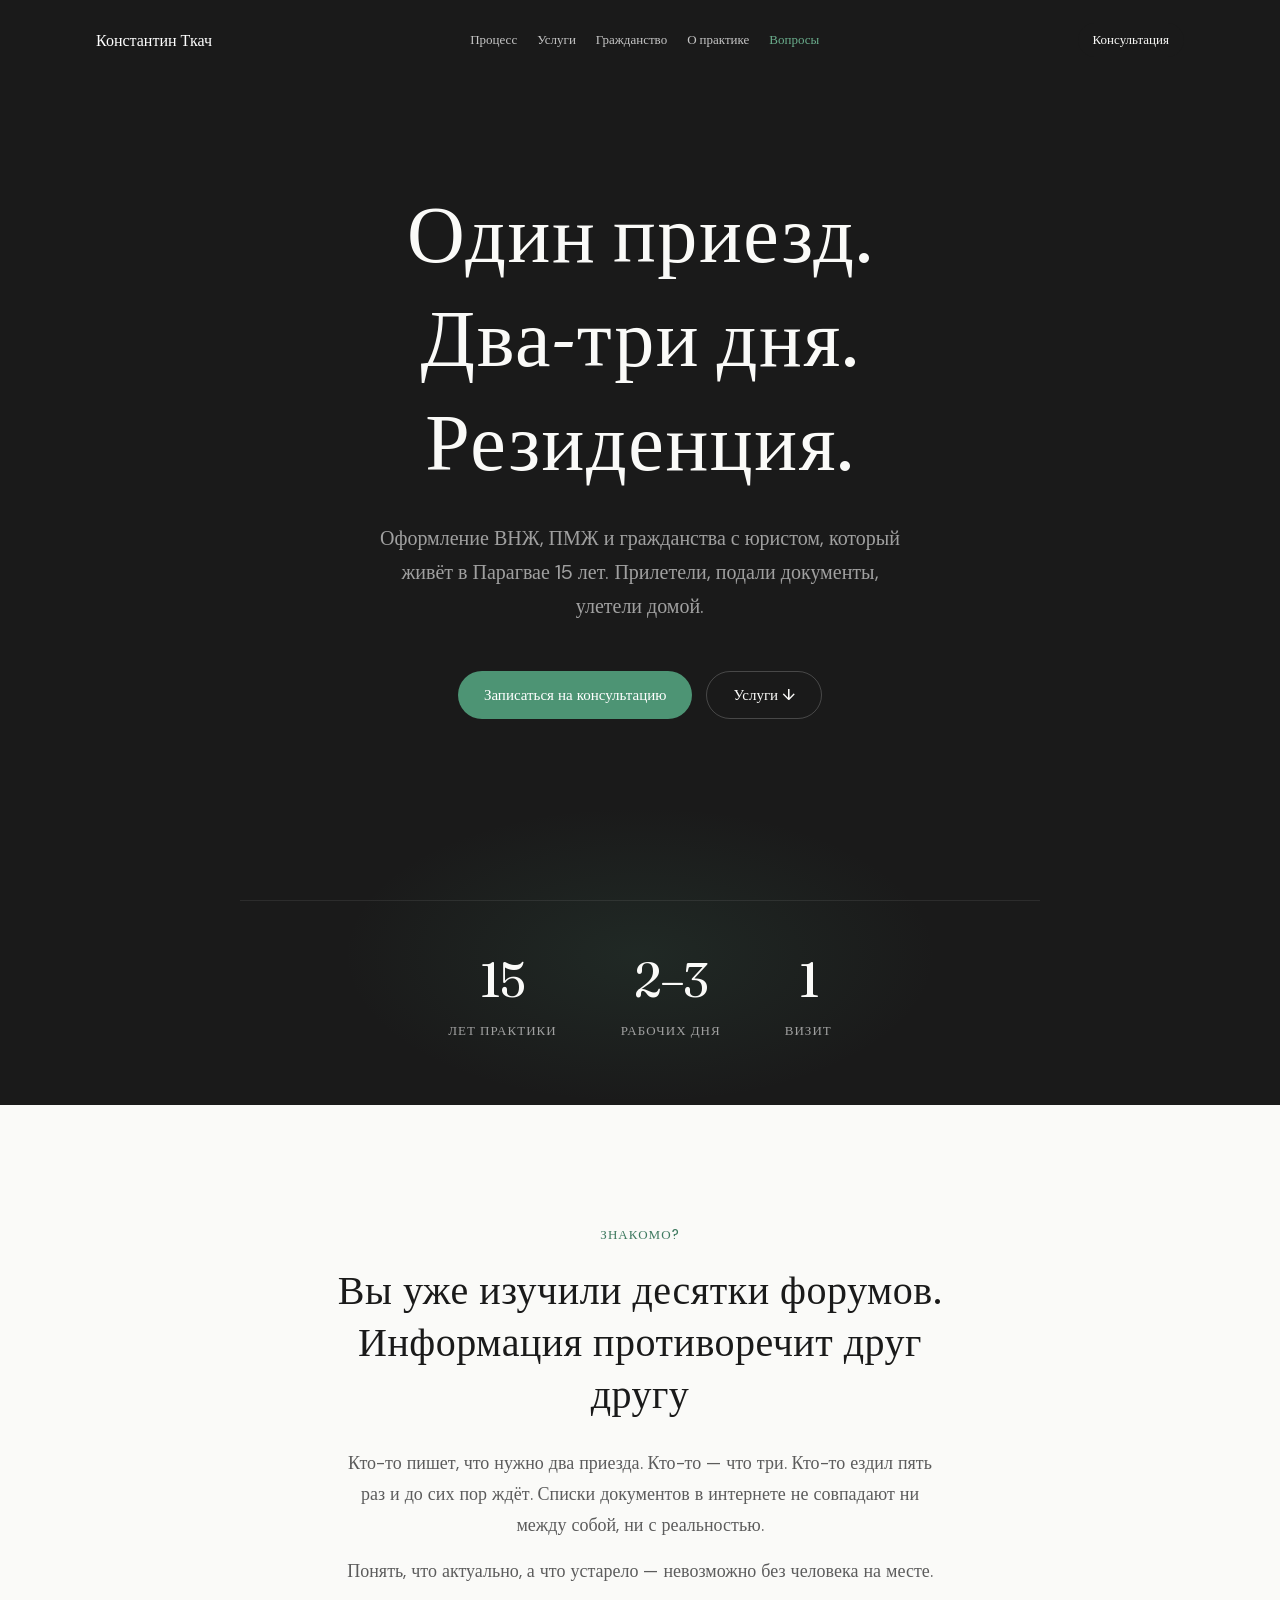
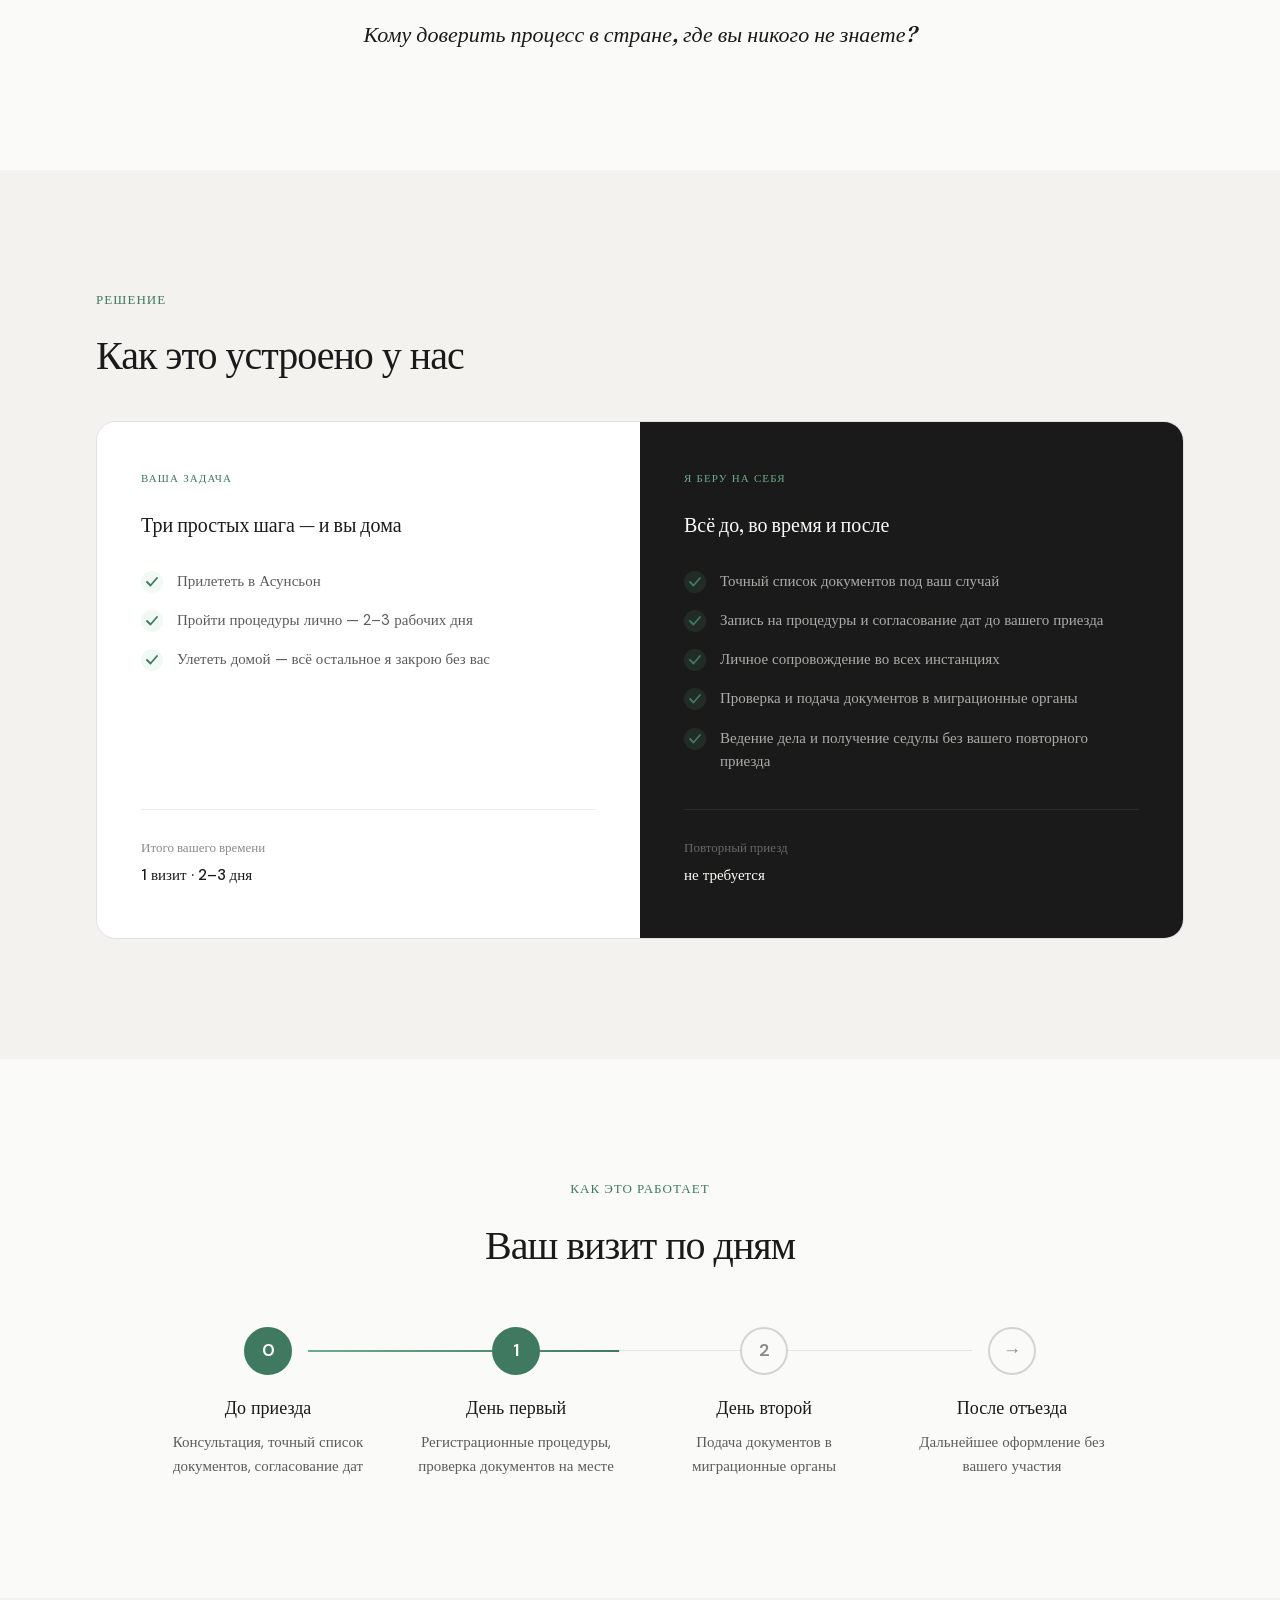
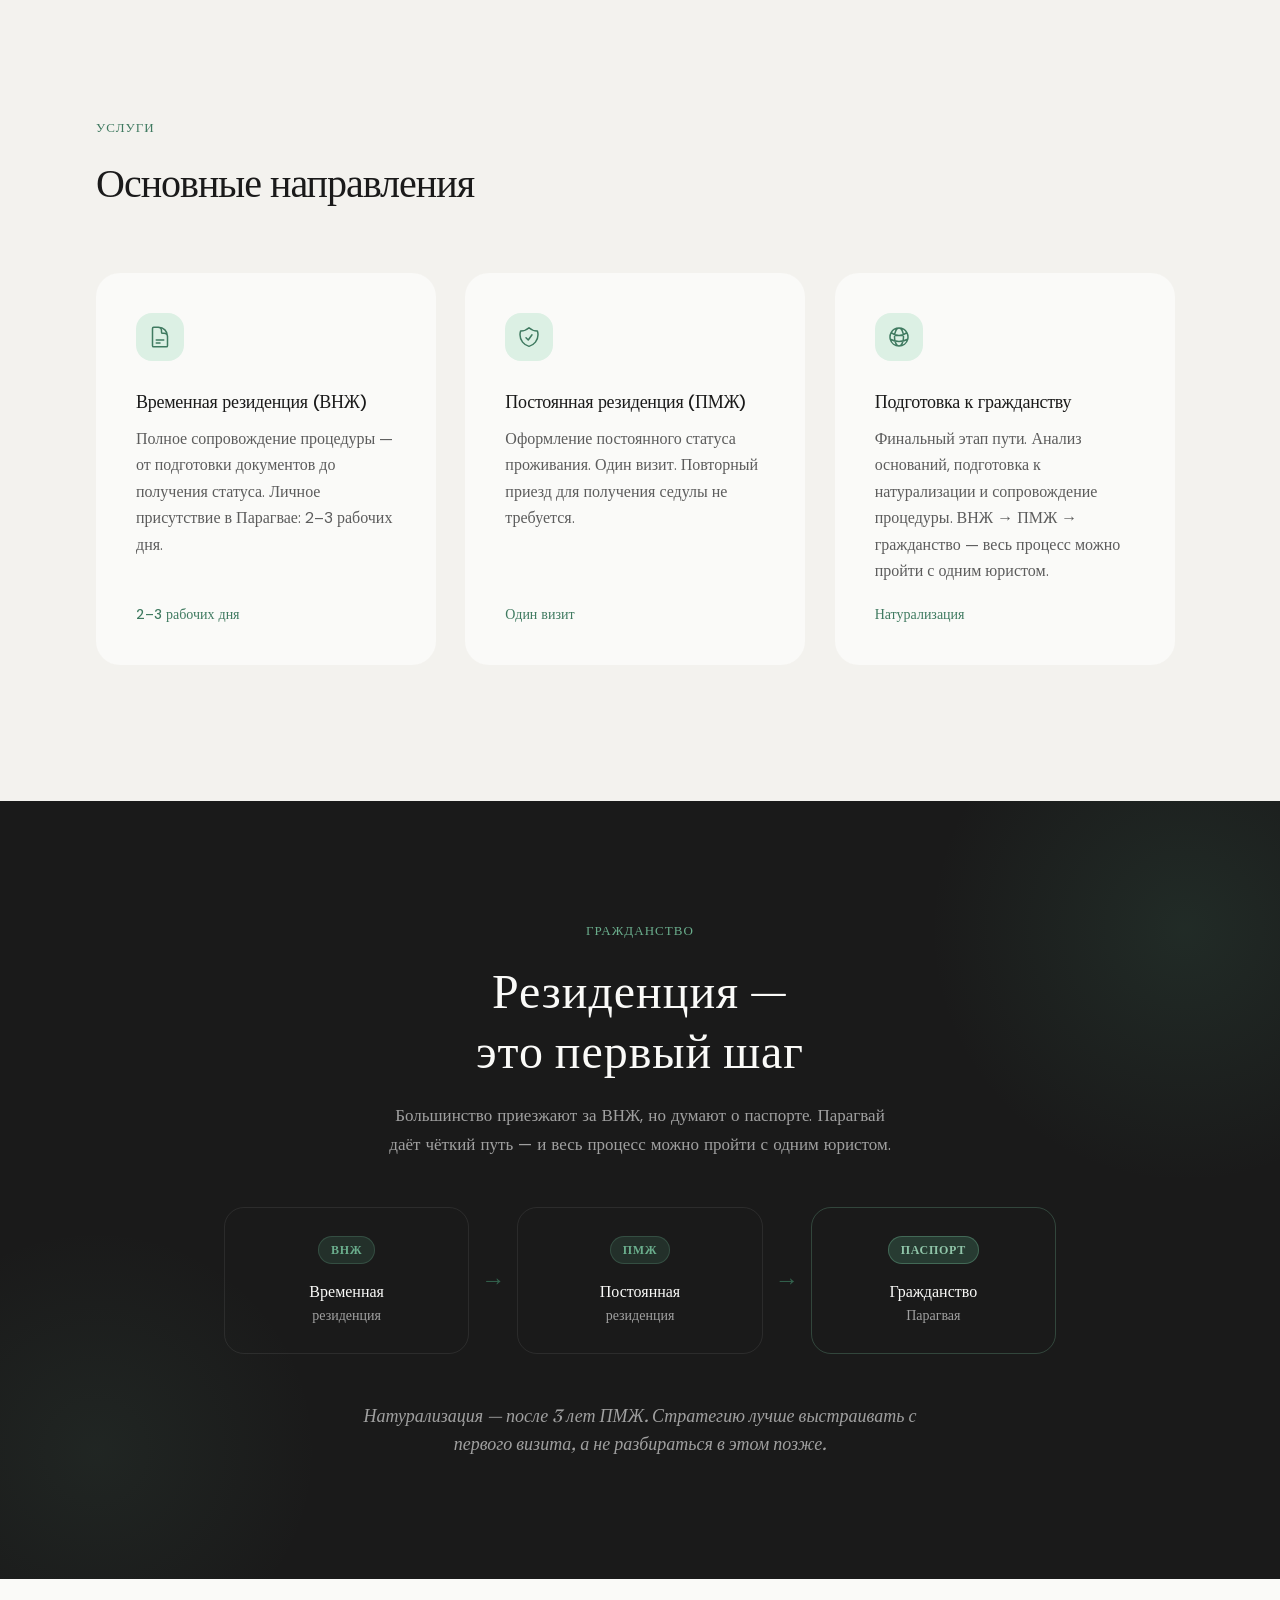
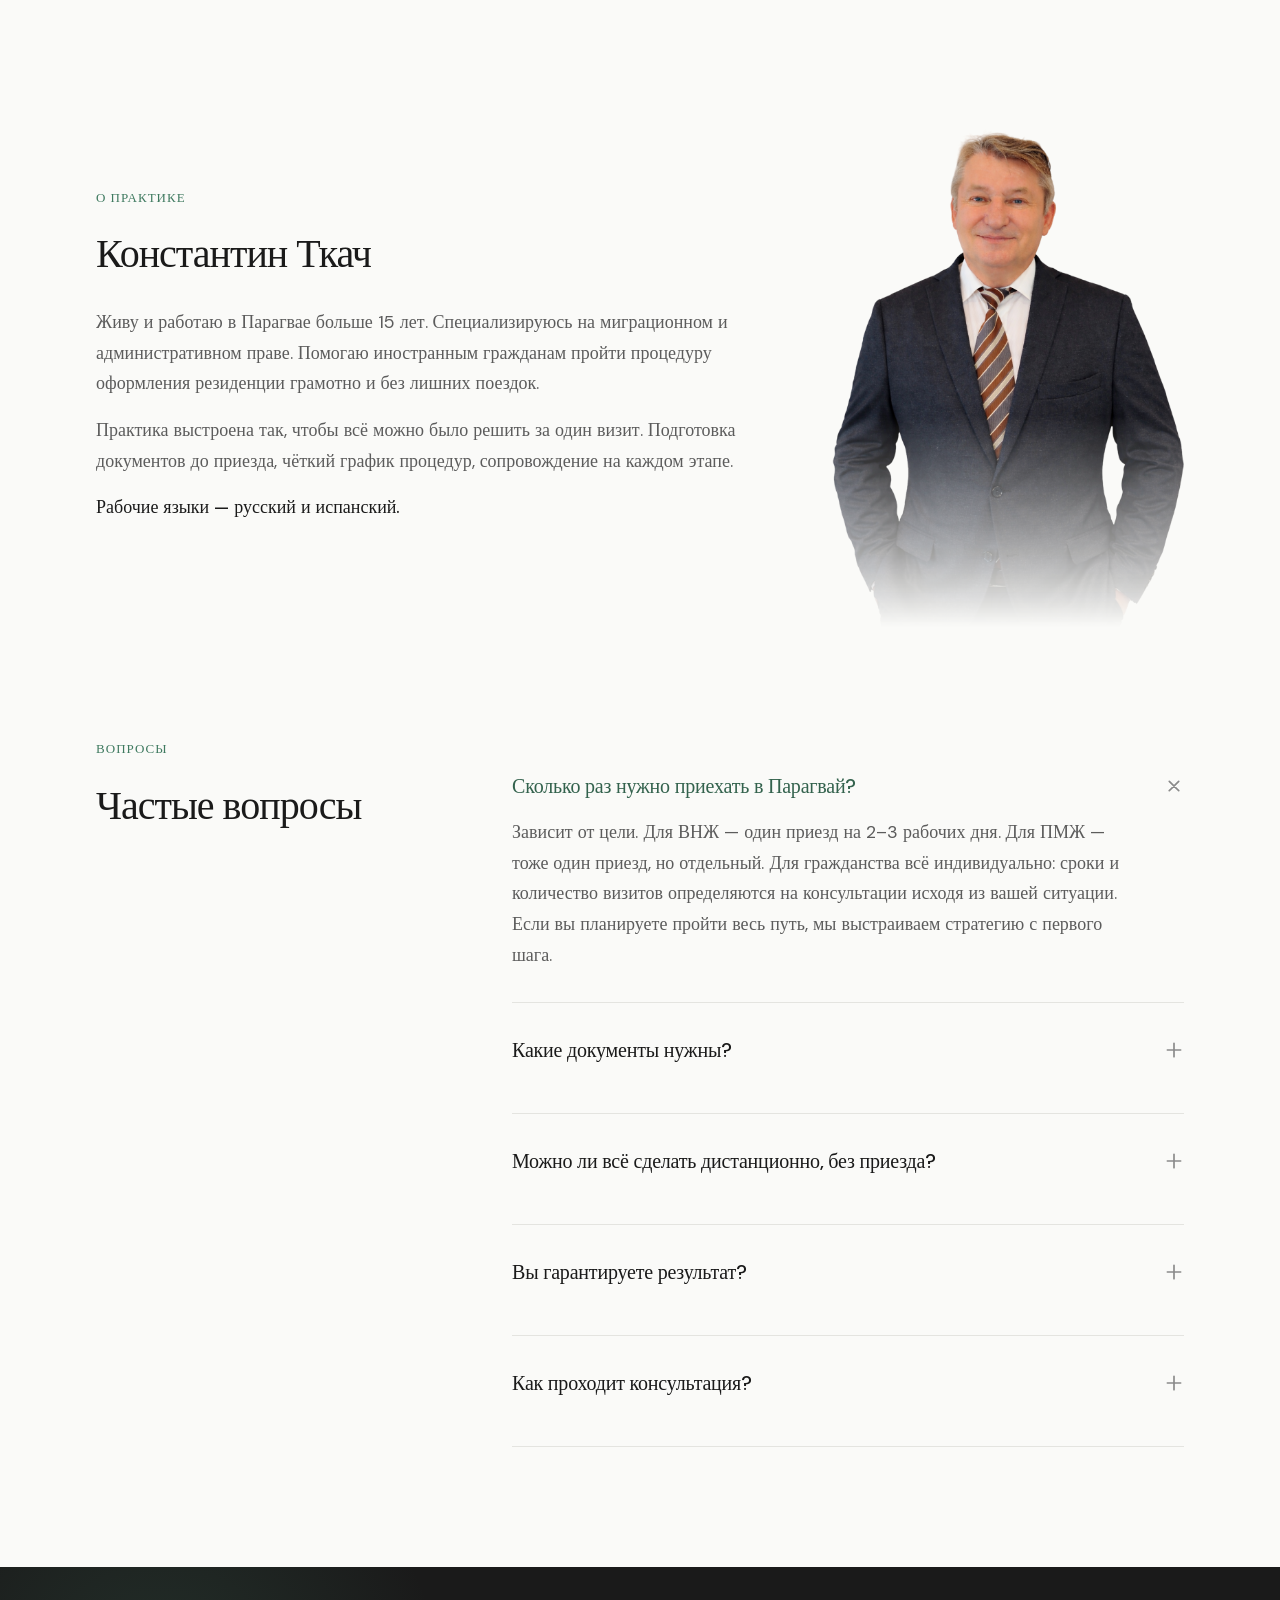
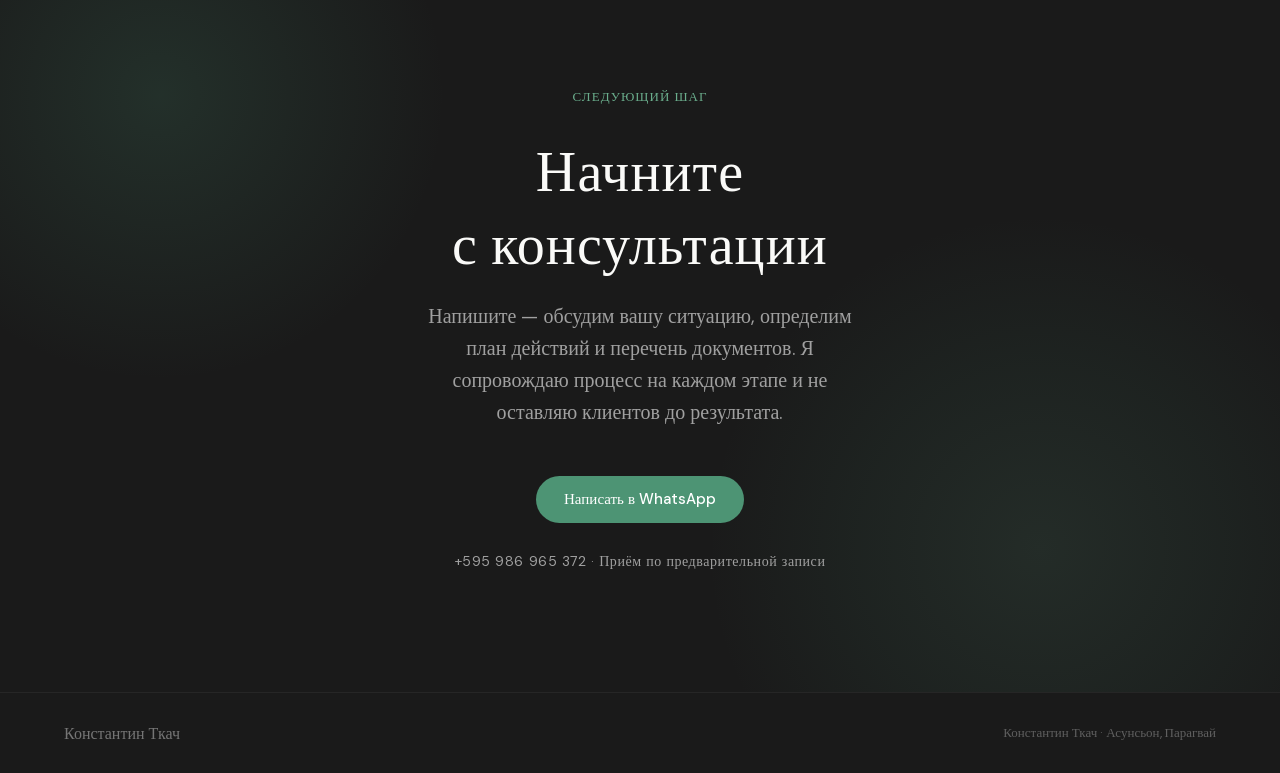
<file: index.html>
<!DOCTYPE html><!--7DB2li6AbkklUg9hvN9fW--><html lang="ru"><head><meta charSet="utf-8"/><meta name="viewport" content="width=device-width, initial-scale=1"/><link rel="preload" href="/_next/static/media/5c285b27cdda1fe8-s.p.a62025f2.woff2" as="font" crossorigin="" type="font/woff2"/><link rel="preload" href="/_next/static/media/791bf8c4bb753ed6-s.p.fb4c44d9.woff2" as="font" crossorigin="" type="font/woff2"/><link rel="preload" href="/_next/static/media/c3cb240f9c892514-s.p.d8e4bce2.woff2" as="font" crossorigin="" type="font/woff2"/><link rel="stylesheet" href="/_next/static/chunks/25c05fd71eddfd76.css" data-precedence="next"/><link rel="stylesheet" href="/_next/static/chunks/3a54902f27051b0d.css" data-precedence="next"/><link rel="preload" as="script" fetchPriority="low" href="/_next/static/chunks/21a0a4061f3ab64d.js"/><script src="/_next/static/chunks/aee6c7720838f8a2.js" async=""></script><script src="/_next/static/chunks/c14890ef0997f7e6.js" async=""></script><script src="/_next/static/chunks/turbopack-bf25d19fa235497d.js" async=""></script><script src="/_next/static/chunks/ff1a16fafef87110.js" async=""></script><script src="/_next/static/chunks/d2be314c3ece3fbe.js" async=""></script><script src="/_next/static/chunks/432ab8c6c8ad6aa3.js" async=""></script><meta name="next-size-adjust" content=""/><title>Константин Ткач — ВНЖ и ПМЖ Парагвая за один визит</title><meta name="description" content="Оформление резиденции Парагвая с юристом, который живёт и работает в стране 15 лет. Один приезд на 2–3 рабочих дня. Без повторных визитов."/><meta name="robots" content="index, follow"/><link rel="canonical" href="https://tkach.lawyer"/><meta property="og:title" content="Константин Ткач — ВНЖ и ПМЖ Парагвая за один визит"/><meta property="og:description" content="Оформление резиденции с юристом, который живёт и работает в Парагвае 15 лет. Прилетели, подали документы, улетели домой."/><meta property="og:url" content="https://tkach.lawyer"/><meta property="og:site_name" content="Константин Ткач"/><meta property="og:locale" content="ru_RU"/><meta property="og:type" content="website"/><meta name="twitter:card" content="summary"/><meta name="twitter:title" content="Константин Ткач — ВНЖ и ПМЖ Парагвая за один визит"/><meta name="twitter:description" content="Оформление резиденции Парагвая с юристом, который живёт и работает в стране 15 лет."/><link rel="icon" href="/icon.svg?icon.ba78d9da.svg" sizes="any" type="image/svg+xml"/><link rel="apple-touch-icon" href="/apple-icon.png?apple-icon.e5baf722.png" sizes="180x180" type="image/png"/><script src="/_next/static/chunks/a6dad97d9634a72d.js" noModule=""></script></head><body class="fraunces_f240479e-module__sQK1DG__variable dm_sans_b96cd77a-module__6Cz63a__variable antialiased"><div hidden=""><!--$--><!--/$--></div><header class="Header-module__hBw1pG__header    "><div class="Header-module__hBw1pG__inner"><a href="/" class="Header-module__hBw1pG__logo Header-module__hBw1pG__logoScrolled Header-module__hBw1pG__logoDark">Константин Ткач</a><nav class="Header-module__hBw1pG__nav Header-module__hBw1pG__navScrolled"><a href="#process" class="Header-module__hBw1pG__navLink Header-module__hBw1pG__navLinkScrolled Header-module__hBw1pG__navLinkDark ">Процесс</a><a href="#services" class="Header-module__hBw1pG__navLink Header-module__hBw1pG__navLinkScrolled Header-module__hBw1pG__navLinkDark ">Услуги</a><a href="#citizenship" class="Header-module__hBw1pG__navLink Header-module__hBw1pG__navLinkScrolled Header-module__hBw1pG__navLinkDark ">Гражданство</a><a href="#about" class="Header-module__hBw1pG__navLink Header-module__hBw1pG__navLinkScrolled Header-module__hBw1pG__navLinkDark ">О практике</a><a href="#faq" class="Header-module__hBw1pG__navLink Header-module__hBw1pG__navLinkScrolled Header-module__hBw1pG__navLinkDark ">Вопросы</a></nav><a href="#contact" class="Header-module__hBw1pG__ctaBtn Header-module__hBw1pG__ctaBtnLight Header-module__hBw1pG__ctaBtnDark">Консультация</a><button class="Header-module__hBw1pG__mobileBtn Header-module__hBw1pG__mobileBtnScrolled Header-module__hBw1pG__mobileBtnScrolled Header-module__hBw1pG__mobileBtnDark" aria-label="Меню"><span class="Header-module__hBw1pG__burger "><span></span><span></span><span></span></span></button></div></header><div class="Header-module__hBw1pG__mobileMenu "><a href="#process" class="Header-module__hBw1pG__mobileNavLink">Процесс</a><a href="#services" class="Header-module__hBw1pG__mobileNavLink">Услуги</a><a href="#citizenship" class="Header-module__hBw1pG__mobileNavLink">Гражданство</a><a href="#about" class="Header-module__hBw1pG__mobileNavLink">О практике</a><a href="#faq" class="Header-module__hBw1pG__mobileNavLink">Вопросы</a><a href="#contact" class="Header-module__hBw1pG__mobileCta">Консультация</a></div><main><section class="Hero-module__ZARIfG__hero" data-dark="true"><div class="Hero-module__ZARIfG__aboveFold"><h1 class="Hero-module__ZARIfG__title">Один приезд.<br/>Два-три дня.<br/>Резиденция.</h1><p class="Hero-module__ZARIfG__subtitle">Оформление ВНЖ, ПМЖ и гражданства с юристом, который живёт в Парагвае 15 лет. Прилетели, подали документы, улетели домой.</p><div class="Hero-module__ZARIfG__buttons"><a href="#contact" class="Hero-module__ZARIfG__btnCta">Записаться на консультацию</a><a href="#services" class="Hero-module__ZARIfG__btnGhost">Услуги ↓</a></div></div><div class="Hero-module__ZARIfG__stats"><div class="Hero-module__ZARIfG__stat"><div class="Hero-module__ZARIfG__statNumber">15</div><div class="Hero-module__ZARIfG__statLabel">лет практики</div></div><div class="Hero-module__ZARIfG__stat"><div class="Hero-module__ZARIfG__statNumber">2–3</div><div class="Hero-module__ZARIfG__statLabel">рабочих дня</div></div><div class="Hero-module__ZARIfG__stat"><div class="Hero-module__ZARIfG__statNumber">1</div><div class="Hero-module__ZARIfG__statLabel">визит</div></div></div></section><section class="Problem-module__S0GCFq__section"><div class="Problem-module__S0GCFq__inner"><div class="reveal "><div class="Problem-module__S0GCFq__eyebrow">Знакомо?</div><h2 class="Problem-module__S0GCFq__title">Вы уже изучили десятки форумов. Информация противоречит друг другу</h2><p class="Problem-module__S0GCFq__text">Кто-то пишет, что нужно два приезда. Кто-то — что три. Кто-то ездил пять раз и до сих пор ждёт. Списки документов в интернете не совпадают ни между собой, ни с реальностью.</p><p class="Problem-module__S0GCFq__text">Понять, что актуально, а что устарело — невозможно без человека на месте.</p><div class="Problem-module__S0GCFq__highlight">Кому доверить процесс в стране, где вы никого не знаете?</div></div></div></section><section class="Solution-module__90gf_G__section"><div class="Solution-module__90gf_G__inner"><div class="reveal "><div class="Solution-module__90gf_G__eyebrow">Решение</div><h2 class="Solution-module__90gf_G__title">Как это устроено у нас</h2></div><div class="reveal " style="transition-delay:100ms"><div class="Solution-module__90gf_G__card"><div class="Solution-module__90gf_G__colClient"><div class="Solution-module__90gf_G__colLabel">Ваша задача</div><div class="Solution-module__90gf_G__colTitle">Три простых шага — и вы дома</div><ul class="Solution-module__90gf_G__list"><li class="Solution-module__90gf_G__listItem"><span class="Solution-module__90gf_G__checkLight"><svg width="12" height="10" fill="none" viewBox="0 0 12 10"><path d="M1 5l3.5 3.5L11 1" stroke="#3F7A60" stroke-width="1.8" stroke-linecap="round" stroke-linejoin="round"></path></svg></span><span>Прилететь в Асунсьон</span></li><li class="Solution-module__90gf_G__listItem"><span class="Solution-module__90gf_G__checkLight"><svg width="12" height="10" fill="none" viewBox="0 0 12 10"><path d="M1 5l3.5 3.5L11 1" stroke="#3F7A60" stroke-width="1.8" stroke-linecap="round" stroke-linejoin="round"></path></svg></span><span>Пройти процедуры лично — 2–3 рабочих дня</span></li><li class="Solution-module__90gf_G__listItem"><span class="Solution-module__90gf_G__checkLight"><svg width="12" height="10" fill="none" viewBox="0 0 12 10"><path d="M1 5l3.5 3.5L11 1" stroke="#3F7A60" stroke-width="1.8" stroke-linecap="round" stroke-linejoin="round"></path></svg></span><span>Улететь домой — всё остальное я закрою без вас</span></li></ul><div class="Solution-module__90gf_G__colFooter"><div class="Solution-module__90gf_G__footerLabel">Итого вашего времени</div><div class="Solution-module__90gf_G__footerValue">1 визит · 2–3 дня</div></div></div><div class="Solution-module__90gf_G__colLawyer"><div class="Solution-module__90gf_G__colLabel">Я беру на себя</div><div class="Solution-module__90gf_G__colTitle">Всё до, во время и после</div><ul class="Solution-module__90gf_G__list"><li class="Solution-module__90gf_G__listItem"><span class="Solution-module__90gf_G__checkDark"><svg width="12" height="10" fill="none" viewBox="0 0 12 10"><path d="M1 5l3.5 3.5L11 1" stroke="#3F7A60" stroke-width="1.8" stroke-linecap="round" stroke-linejoin="round"></path></svg></span><span>Точный список документов под ваш случай</span></li><li class="Solution-module__90gf_G__listItem"><span class="Solution-module__90gf_G__checkDark"><svg width="12" height="10" fill="none" viewBox="0 0 12 10"><path d="M1 5l3.5 3.5L11 1" stroke="#3F7A60" stroke-width="1.8" stroke-linecap="round" stroke-linejoin="round"></path></svg></span><span>Запись на процедуры и согласование дат до вашего приезда</span></li><li class="Solution-module__90gf_G__listItem"><span class="Solution-module__90gf_G__checkDark"><svg width="12" height="10" fill="none" viewBox="0 0 12 10"><path d="M1 5l3.5 3.5L11 1" stroke="#3F7A60" stroke-width="1.8" stroke-linecap="round" stroke-linejoin="round"></path></svg></span><span>Личное сопровождение во всех инстанциях</span></li><li class="Solution-module__90gf_G__listItem"><span class="Solution-module__90gf_G__checkDark"><svg width="12" height="10" fill="none" viewBox="0 0 12 10"><path d="M1 5l3.5 3.5L11 1" stroke="#3F7A60" stroke-width="1.8" stroke-linecap="round" stroke-linejoin="round"></path></svg></span><span>Проверка и подача документов в миграционные органы</span></li><li class="Solution-module__90gf_G__listItem"><span class="Solution-module__90gf_G__checkDark"><svg width="12" height="10" fill="none" viewBox="0 0 12 10"><path d="M1 5l3.5 3.5L11 1" stroke="#3F7A60" stroke-width="1.8" stroke-linecap="round" stroke-linejoin="round"></path></svg></span><span>Ведение дела и получение седулы без вашего повторного приезда</span></li></ul><div class="Solution-module__90gf_G__colFooter"><div class="Solution-module__90gf_G__footerLabel">Повторный приезд</div><div class="Solution-module__90gf_G__footerValue">не требуется</div></div></div></div></div></div></section><section id="process" class="Process-module__RmMdVa__section"><div class="Process-module__RmMdVa__inner"><div class="reveal "><div class="Process-module__RmMdVa__header"><div class="Process-module__RmMdVa__eyebrow">Как это работает</div><h2 class="Process-module__RmMdVa__title">Ваш визит по дням</h2></div></div><div class="Process-module__RmMdVa__gridWrapper"><div class="Process-module__RmMdVa__lineTrack"><div class="Process-module__RmMdVa__lineFill"></div></div><div class="Process-module__RmMdVa__grid"><div class="reveal "><div class="Process-module__RmMdVa__step"><div class="Process-module__RmMdVa__dot">0</div><h4 class="Process-module__RmMdVa__stepTitle">До приезда</h4><p class="Process-module__RmMdVa__stepText">Консультация, точный список документов, согласование дат</p></div></div><div class="reveal " style="transition-delay:120ms"><div class="Process-module__RmMdVa__step"><div class="Process-module__RmMdVa__dot">1</div><h4 class="Process-module__RmMdVa__stepTitle">День первый</h4><p class="Process-module__RmMdVa__stepText">Регистрационные процедуры, проверка документов на месте</p></div></div><div class="reveal " style="transition-delay:240ms"><div class="Process-module__RmMdVa__step"><div class="Process-module__RmMdVa__dot">2</div><h4 class="Process-module__RmMdVa__stepTitle">День второй</h4><p class="Process-module__RmMdVa__stepText">Подача документов в миграционные органы</p></div></div><div class="reveal " style="transition-delay:360ms"><div class="Process-module__RmMdVa__step"><div class="Process-module__RmMdVa__dot">→</div><h4 class="Process-module__RmMdVa__stepTitle">После отъезда</h4><p class="Process-module__RmMdVa__stepText">Дальнейшее оформление без вашего участия</p></div></div></div></div></div></section><section id="services" class="Services-module__dpHhBa__section"><div class="Services-module__dpHhBa__inner"><div class="reveal "><div class="Services-module__dpHhBa__header"><div class="Services-module__dpHhBa__eyebrow">Услуги</div><h2 class="Services-module__dpHhBa__title">Основные направления</h2></div></div><div class="Services-module__dpHhBa__grid"><div class="reveal "><div class="Services-module__dpHhBa__card"><div class="Services-module__dpHhBa__icon"><svg width="24" height="24" fill="none" viewBox="0 0 24 24" stroke-width="1.5" stroke="currentColor"><path stroke-linecap="round" stroke-linejoin="round" d="M19.5 14.25v-2.625a3.375 3.375 0 0 0-3.375-3.375h-1.5A1.125 1.125 0 0 1 13.5 7.125v-1.5a3.375 3.375 0 0 0-3.375-3.375H8.25m0 12.75h7.5m-7.5 3H12M10.5 2.25H5.625c-.621 0-1.125.504-1.125 1.125v17.25c0 .621.504 1.125 1.125 1.125h12.75c.621 0 1.125-.504 1.125-1.125V11.25a9 9 0 0 0-9-9Z"></path></svg></div><h3 class="Services-module__dpHhBa__cardTitle">Временная резиденция (ВНЖ)</h3><p class="Services-module__dpHhBa__cardText">Полное сопровождение процедуры — от подготовки документов до получения статуса. Личное присутствие в Парагвае: 2–3 рабочих дня.</p><span class="Services-module__dpHhBa__tag">2–3 рабочих дня</span></div></div><div class="reveal " style="transition-delay:120ms"><div class="Services-module__dpHhBa__card"><div class="Services-module__dpHhBa__icon"><svg width="24" height="24" fill="none" viewBox="0 0 24 24" stroke-width="1.5" stroke="currentColor"><path stroke-linecap="round" stroke-linejoin="round" d="M9 12.75 11.25 15 15 9.75m-3-7.036A11.959 11.959 0 0 1 3.598 6 11.99 11.99 0 0 0 3 9.749c0 5.592 3.824 10.29 9 11.623 5.176-1.332 9-6.03 9-11.622 0-1.31-.21-2.571-.598-3.751h-.152c-3.196 0-6.1-1.248-8.25-3.285Z"></path></svg></div><h3 class="Services-module__dpHhBa__cardTitle">Постоянная резиденция (ПМЖ)</h3><p class="Services-module__dpHhBa__cardText">Оформление постоянного статуса проживания. Один визит. Повторный приезд для получения седулы не требуется.</p><span class="Services-module__dpHhBa__tag">Один визит</span></div></div><div class="reveal " style="transition-delay:240ms"><div class="Services-module__dpHhBa__card"><div class="Services-module__dpHhBa__icon"><svg width="24" height="24" fill="none" viewBox="0 0 24 24" stroke-width="1.5" stroke="currentColor"><path stroke-linecap="round" stroke-linejoin="round" d="M12 21a9.004 9.004 0 0 0 8.716-6.747M12 21a9.004 9.004 0 0 1-8.716-6.747M12 21c2.485 0 4.5-4.03 4.5-9S14.485 3 12 3m0 18c-2.485 0-4.5-4.03-4.5-9S9.515 3 12 3m0 0a8.997 8.997 0 0 1 7.843 4.582M12 3a8.997 8.997 0 0 0-7.843 4.582m15.686 0A11.953 11.953 0 0 1 12 10.5c-2.998 0-5.74-1.1-7.843-2.918m15.686 0A8.959 8.959 0 0 1 21 12c0 .778-.099 1.533-.284 2.253m0 0A17.919 17.919 0 0 1 12 16.5c-3.162 0-6.133-.815-8.716-2.247m0 0A9.015 9.015 0 0 1 3 12c0-1.605.42-3.113 1.157-4.418"></path></svg></div><h3 class="Services-module__dpHhBa__cardTitle">Подготовка к гражданству</h3><p class="Services-module__dpHhBa__cardText">Финальный этап пути. Анализ оснований, подготовка к натурализации и сопровождение процедуры. ВНЖ → ПМЖ → гражданство — весь процесс можно пройти с одним юристом.</p><span class="Services-module__dpHhBa__tag">Натурализация</span></div></div></div></div></section><section id="citizenship" class="Citizenship-module__sI3pYq__section" data-dark="true"><div class="Citizenship-module__sI3pYq__inner"><div class="reveal "><div class="Citizenship-module__sI3pYq__eyebrow">Гражданство</div><h2 class="Citizenship-module__sI3pYq__title">Резиденция —<br/>это первый шаг</h2><p class="Citizenship-module__sI3pYq__lead">Большинство приезжают за ВНЖ, но думают о паспорте. Парагвай даёт чёткий путь — и весь процесс можно пройти с одним юристом.</p></div><div class="reveal " style="transition-delay:120ms"><div class="Citizenship-module__sI3pYq__chain"><div class="Citizenship-module__sI3pYq__step "><div class="Citizenship-module__sI3pYq__stepBadge">ВНЖ</div><div class="Citizenship-module__sI3pYq__stepTitle">Временная</div><div class="Citizenship-module__sI3pYq__stepSubtitle">резиденция</div></div><div class="Citizenship-module__sI3pYq__arrow"></div><div class="Citizenship-module__sI3pYq__step "><div class="Citizenship-module__sI3pYq__stepBadge">ПМЖ</div><div class="Citizenship-module__sI3pYq__stepTitle">Постоянная</div><div class="Citizenship-module__sI3pYq__stepSubtitle">резиденция</div></div><div class="Citizenship-module__sI3pYq__arrow"></div><div class="Citizenship-module__sI3pYq__step Citizenship-module__sI3pYq__stepFinal"><div class="Citizenship-module__sI3pYq__stepBadge">Паспорт</div><div class="Citizenship-module__sI3pYq__stepTitle">Гражданство</div><div class="Citizenship-module__sI3pYq__stepSubtitle">Парагвая</div></div></div></div><div class="reveal " style="transition-delay:240ms"><p class="Citizenship-module__sI3pYq__note">Натурализация — после 3 лет ПМЖ. Стратегию лучше выстраивать с первого визита, а не разбираться в этом позже.</p></div></div></section><section id="about" class="About-module__vAULUW__section"><div class="About-module__vAULUW__inner"><div class="reveal "><div class="About-module__vAULUW__layout"><div class="About-module__vAULUW__content"><div class="About-module__vAULUW__eyebrow">О практике</div><h2 class="About-module__vAULUW__title">Константин Ткач</h2><p class="About-module__vAULUW__text">Живу и работаю в Парагвае больше 15 лет. Специализируюсь на миграционном и административном праве. Помогаю иностранным гражданам пройти процедуру оформления резиденции грамотно и без лишних поездок.</p><p class="About-module__vAULUW__text">Практика выстроена так, чтобы всё можно было решить за один визит. Подготовка документов до приезда, чёткий график процедур, сопровождение на каждом этапе.</p><p class="About-module__vAULUW__text About-module__vAULUW__accent">Рабочие языки — русский и испанский.</p></div><img alt="Константин Ткач" loading="lazy" width="1024" height="1536" decoding="async" data-nimg="1" class="About-module__vAULUW__photo" style="color:transparent" src="/_next/static/media/image.33cc7049.png"/></div></div></div></section><section id="faq" class="FAQ-module__V8_xEa__section"><div class="FAQ-module__V8_xEa__inner"><div class="FAQ-module__V8_xEa__layout"><div class="reveal "><div><div class="FAQ-module__V8_xEa__eyebrow">Вопросы</div><h2 class="FAQ-module__V8_xEa__title">Частые вопросы</h2></div></div><div><div class="reveal "><div class="FAQ-module__V8_xEa__item FAQ-module__V8_xEa__itemOpen"><button class="FAQ-module__V8_xEa__summary"><span>Сколько раз нужно приехать в Парагвай?</span><svg class="FAQ-module__V8_xEa__icon" fill="none" viewBox="0 0 24 24" stroke="currentColor" stroke-width="2"><path stroke-linecap="round" stroke-linejoin="round" d="M12 4v16m8-8H4"></path></svg></button><div class="FAQ-module__V8_xEa__answerWrapper FAQ-module__V8_xEa__answerWrapperOpen"><div class="FAQ-module__V8_xEa__answerInner">Зависит от цели. Для ВНЖ — один приезд на 2–3 рабочих дня. Для ПМЖ — тоже один приезд, но отдельный. Для гражданства всё индивидуально: сроки и количество визитов определяются на консультации исходя из вашей ситуации. Если вы планируете пройти весь путь, мы выстраиваем стратегию с первого шага.</div></div></div></div><div class="reveal " style="transition-delay:80ms"><div class="FAQ-module__V8_xEa__item "><button class="FAQ-module__V8_xEa__summary"><span>Какие документы нужны?</span><svg class="FAQ-module__V8_xEa__icon" fill="none" viewBox="0 0 24 24" stroke="currentColor" stroke-width="2"><path stroke-linecap="round" stroke-linejoin="round" d="M12 4v16m8-8H4"></path></svg></button><div class="FAQ-module__V8_xEa__answerWrapper "><div class="FAQ-module__V8_xEa__answerInner">Перечень определяется на консультации — он зависит от вашей ситуации и типа резиденции. Вы получите точный список с объяснением по каждому пункту.</div></div></div></div><div class="reveal " style="transition-delay:160ms"><div class="FAQ-module__V8_xEa__item "><button class="FAQ-module__V8_xEa__summary"><span>Можно ли всё сделать дистанционно, без приезда?</span><svg class="FAQ-module__V8_xEa__icon" fill="none" viewBox="0 0 24 24" stroke="currentColor" stroke-width="2"><path stroke-linecap="round" stroke-linejoin="round" d="M12 4v16m8-8H4"></path></svg></button><div class="FAQ-module__V8_xEa__answerWrapper "><div class="FAQ-module__V8_xEa__answerInner">Нет. Личное присутствие заявителя требуется по закону. Но я организую процедуру так, чтобы приезд занял минимум времени.</div></div></div></div><div class="reveal " style="transition-delay:240ms"><div class="FAQ-module__V8_xEa__item "><button class="FAQ-module__V8_xEa__summary"><span>Вы гарантируете результат?</span><svg class="FAQ-module__V8_xEa__icon" fill="none" viewBox="0 0 24 24" stroke="currentColor" stroke-width="2"><path stroke-linecap="round" stroke-linejoin="round" d="M12 4v16m8-8H4"></path></svg></button><div class="FAQ-module__V8_xEa__answerWrapper "><div class="FAQ-module__V8_xEa__answerInner">Окончательное решение принимают компетентные органы Парагвая. Моя задача — подготовить документы корректно и провести процедуру в строгом соответствии с законодательством. За 15 лет практики я знаю, как это делать правильно.</div></div></div></div><div class="reveal " style="transition-delay:320ms"><div class="FAQ-module__V8_xEa__item "><button class="FAQ-module__V8_xEa__summary"><span>Как проходит консультация?</span><svg class="FAQ-module__V8_xEa__icon" fill="none" viewBox="0 0 24 24" stroke="currentColor" stroke-width="2"><path stroke-linecap="round" stroke-linejoin="round" d="M12 4v16m8-8H4"></path></svg></button><div class="FAQ-module__V8_xEa__answerWrapper "><div class="FAQ-module__V8_xEa__answerInner">Очно или дистанционно. На консультации определяем: возможно ли оформление за один приезд в вашем случае, точный перечень документов, сроки и стратегию.</div></div></div></div></div></div></div></section><section id="contact" class="FinalCTA-module__G4Qm-G__section" data-dark="true"><div class="FinalCTA-module__G4Qm-G__inner"><div class="reveal "><div class="FinalCTA-module__G4Qm-G__eyebrow">Следующий шаг</div><h2 class="FinalCTA-module__G4Qm-G__title">Начните<br/>с консультации</h2><p class="FinalCTA-module__G4Qm-G__text">Напишите — обсудим вашу ситуацию, определим план действий и перечень документов. Я сопровождаю процесс на каждом этапе и не оставляю клиентов до результата.</p><a href="https://wa.me/595986965372" target="_blank" rel="noopener noreferrer" class="FinalCTA-module__G4Qm-G__btn">Написать в WhatsApp</a><div class="FinalCTA-module__G4Qm-G__contact">+595 986 965 372 · Приём по предварительной записи</div></div></div></section></main><footer class="Footer-module__S6Hkya__footer"><span class="Footer-module__S6Hkya__logo">Константин Ткач</span><span>Константин Ткач · Асунсьон, Парагвай</span></footer><!--$--><!--/$--><script src="/_next/static/chunks/21a0a4061f3ab64d.js" id="_R_" async=""></script><script>(self.__next_f=self.__next_f||[]).push([0])</script><script>self.__next_f.push([1,"1:\"$Sreact.fragment\"\n2:I[39756,[\"/_next/static/chunks/ff1a16fafef87110.js\",\"/_next/static/chunks/d2be314c3ece3fbe.js\"],\"default\"]\n3:I[37457,[\"/_next/static/chunks/ff1a16fafef87110.js\",\"/_next/static/chunks/d2be314c3ece3fbe.js\"],\"default\"]\n4:I[2971,[\"/_next/static/chunks/432ab8c6c8ad6aa3.js\"],\"default\"]\n5:I[20770,[\"/_next/static/chunks/432ab8c6c8ad6aa3.js\"],\"default\"]\n12:I[68027,[],\"default\"]\n:HL[\"/_next/static/chunks/25c05fd71eddfd76.css\",\"style\"]\n:HL[\"/_next/static/media/5c285b27cdda1fe8-s.p.a62025f2.woff2\",\"font\",{\"crossOrigin\":\"\",\"type\":\"font/woff2\"}]\n:HL[\"/_next/static/media/791bf8c4bb753ed6-s.p.fb4c44d9.woff2\",\"font\",{\"crossOrigin\":\"\",\"type\":\"font/woff2\"}]\n:HL[\"/_next/static/media/c3cb240f9c892514-s.p.d8e4bce2.woff2\",\"font\",{\"crossOrigin\":\"\",\"type\":\"font/woff2\"}]\n:HL[\"/_next/static/chunks/3a54902f27051b0d.css\",\"style\"]\n"])</script><script>self.__next_f.push([1,"0:{\"P\":null,\"b\":\"7DB2li6AbkklUg9hvN9fW\",\"c\":[\"\",\"\"],\"q\":\"\",\"i\":false,\"f\":[[[\"\",{\"children\":[\"__PAGE__\",{}]},\"$undefined\",\"$undefined\",true],[[\"$\",\"$1\",\"c\",{\"children\":[[[\"$\",\"link\",\"0\",{\"rel\":\"stylesheet\",\"href\":\"/_next/static/chunks/25c05fd71eddfd76.css\",\"precedence\":\"next\",\"crossOrigin\":\"$undefined\",\"nonce\":\"$undefined\"}]],[\"$\",\"html\",null,{\"lang\":\"ru\",\"children\":[\"$\",\"body\",null,{\"className\":\"fraunces_f240479e-module__sQK1DG__variable dm_sans_b96cd77a-module__6Cz63a__variable antialiased\",\"children\":[\"$\",\"$L2\",null,{\"parallelRouterKey\":\"children\",\"error\":\"$undefined\",\"errorStyles\":\"$undefined\",\"errorScripts\":\"$undefined\",\"template\":[\"$\",\"$L3\",null,{}],\"templateStyles\":\"$undefined\",\"templateScripts\":\"$undefined\",\"notFound\":[[[\"$\",\"title\",null,{\"children\":\"404: This page could not be found.\"}],[\"$\",\"div\",null,{\"style\":{\"fontFamily\":\"system-ui,\\\"Segoe UI\\\",Roboto,Helvetica,Arial,sans-serif,\\\"Apple Color Emoji\\\",\\\"Segoe UI Emoji\\\"\",\"height\":\"100vh\",\"textAlign\":\"center\",\"display\":\"flex\",\"flexDirection\":\"column\",\"alignItems\":\"center\",\"justifyContent\":\"center\"},\"children\":[\"$\",\"div\",null,{\"children\":[[\"$\",\"style\",null,{\"dangerouslySetInnerHTML\":{\"__html\":\"body{color:#000;background:#fff;margin:0}.next-error-h1{border-right:1px solid rgba(0,0,0,.3)}@media (prefers-color-scheme:dark){body{color:#fff;background:#000}.next-error-h1{border-right:1px solid rgba(255,255,255,.3)}}\"}}],[\"$\",\"h1\",null,{\"className\":\"next-error-h1\",\"style\":{\"display\":\"inline-block\",\"margin\":\"0 20px 0 0\",\"padding\":\"0 23px 0 0\",\"fontSize\":24,\"fontWeight\":500,\"verticalAlign\":\"top\",\"lineHeight\":\"49px\"},\"children\":404}],[\"$\",\"div\",null,{\"style\":{\"display\":\"inline-block\"},\"children\":[\"$\",\"h2\",null,{\"style\":{\"fontSize\":14,\"fontWeight\":400,\"lineHeight\":\"49px\",\"margin\":0},\"children\":\"This page could not be found.\"}]}]]}]}]],[]],\"forbidden\":\"$undefined\",\"unauthorized\":\"$undefined\"}]}]}]]}],{\"children\":[[\"$\",\"$1\",\"c\",{\"children\":[[[\"$\",\"$L4\",null,{}],[\"$\",\"main\",null,{\"children\":[[\"$\",\"section\",null,{\"className\":\"Hero-module__ZARIfG__hero\",\"data-dark\":\"true\",\"children\":[[\"$\",\"div\",null,{\"className\":\"Hero-module__ZARIfG__aboveFold\",\"children\":[[\"$\",\"h1\",null,{\"className\":\"Hero-module__ZARIfG__title\",\"children\":[\"Один приезд.\",[\"$\",\"br\",null,{}],\"Два-три дня.\",[\"$\",\"br\",null,{}],\"Резиденция.\"]}],[\"$\",\"p\",null,{\"className\":\"Hero-module__ZARIfG__subtitle\",\"children\":\"Оформление ВНЖ, ПМЖ и гражданства с юристом, который живёт в Парагвае 15 лет. Прилетели, подали документы, улетели домой.\"}],[\"$\",\"div\",null,{\"className\":\"Hero-module__ZARIfG__buttons\",\"children\":[[\"$\",\"a\",null,{\"href\":\"#contact\",\"className\":\"Hero-module__ZARIfG__btnCta\",\"children\":\"Записаться на консультацию\"}],[\"$\",\"a\",null,{\"href\":\"#services\",\"className\":\"Hero-module__ZARIfG__btnGhost\",\"children\":\"Услуги ↓\"}]]}]]}],[\"$\",\"div\",null,{\"className\":\"Hero-module__ZARIfG__stats\",\"children\":[[\"$\",\"div\",null,{\"className\":\"Hero-module__ZARIfG__stat\",\"children\":[[\"$\",\"div\",null,{\"className\":\"Hero-module__ZARIfG__statNumber\",\"children\":\"15\"}],[\"$\",\"div\",null,{\"className\":\"Hero-module__ZARIfG__statLabel\",\"children\":\"лет практики\"}]]}],[\"$\",\"div\",null,{\"className\":\"Hero-module__ZARIfG__stat\",\"children\":[[\"$\",\"div\",null,{\"className\":\"Hero-module__ZARIfG__statNumber\",\"children\":\"2–3\"}],[\"$\",\"div\",null,{\"className\":\"Hero-module__ZARIfG__statLabel\",\"children\":\"рабочих дня\"}]]}],[\"$\",\"div\",null,{\"className\":\"Hero-module__ZARIfG__stat\",\"children\":[[\"$\",\"div\",null,{\"className\":\"Hero-module__ZARIfG__statNumber\",\"children\":\"1\"}],[\"$\",\"div\",null,{\"className\":\"Hero-module__ZARIfG__statLabel\",\"children\":\"визит\"}]]}]]}]]}],[\"$\",\"section\",null,{\"className\":\"Problem-module__S0GCFq__section\",\"children\":[\"$\",\"div\",null,{\"className\":\"Problem-module__S0GCFq__inner\",\"children\":[\"$\",\"$L5\",null,{\"children\":[[\"$\",\"div\",null,{\"className\":\"Problem-module__S0GCFq__eyebrow\",\"children\":\"Знакомо?\"}],[\"$\",\"h2\",null,{\"className\":\"Problem-module__S0GCFq__title\",\"children\":\"Вы уже изучили десятки форумов. Информация противоречит друг другу\"}],[\"$\",\"p\",null,{\"className\":\"Problem-module__S0GCFq__text\",\"children\":\"Кто-то пишет, что нужно два приезда. Кто-то — что три. Кто-то ездил пять раз и до сих пор ждёт. Списки документов в интернете не совпадают ни между собой, ни с реальностью.\"}],[\"$\",\"p\",null,{\"className\":\"Problem-module__S0GCFq__text\",\"children\":\"Понять, что актуально, а что устарело — невозможно без человека на месте.\"}],[\"$\",\"div\",null,{\"className\":\"Problem-module__S0GCFq__highlight\",\"children\":\"Кому доверить процесс в стране, где вы никого не знаете?\"}]]}]}]}],\"$L6\",\"$L7\",\"$L8\",\"$L9\",\"$La\",\"$Lb\",\"$Lc\"]}],\"$Ld\"],[\"$Le\",\"$Lf\"],\"$L10\"]}],{},null,false,false]},null,false,false],\"$L11\",false]],\"m\":\"$undefined\",\"G\":[\"$12\",[]],\"S\":true}\n"])</script><script>self.__next_f.push([1,"16:I[14640,[\"/_next/static/chunks/432ab8c6c8ad6aa3.js\"],\"default\"]\n17:I[5500,[\"/_next/static/chunks/432ab8c6c8ad6aa3.js\"],\"Image\"]\n18:I[82113,[\"/_next/static/chunks/432ab8c6c8ad6aa3.js\"],\"default\"]\n19:I[97367,[\"/_next/static/chunks/ff1a16fafef87110.js\",\"/_next/static/chunks/d2be314c3ece3fbe.js\"],\"OutletBoundary\"]\n1a:\"$Sreact.suspense\"\n1c:I[97367,[\"/_next/static/chunks/ff1a16fafef87110.js\",\"/_next/static/chunks/d2be314c3ece3fbe.js\"],\"ViewportBoundary\"]\n1e:I[97367,[\"/_next/static/chunks/ff1a16fafef87110.js\",\"/_next/static/chunks/d2be314c3ece3fbe.js\"],\"MetadataBoundary\"]\n"])</script><script>self.__next_f.push([1,"6:[\"$\",\"section\",null,{\"className\":\"Solution-module__90gf_G__section\",\"children\":[\"$\",\"div\",null,{\"className\":\"Solution-module__90gf_G__inner\",\"children\":[[\"$\",\"$L5\",null,{\"children\":[[\"$\",\"div\",null,{\"className\":\"Solution-module__90gf_G__eyebrow\",\"children\":\"Решение\"}],[\"$\",\"h2\",null,{\"className\":\"Solution-module__90gf_G__title\",\"children\":\"Как это устроено у нас\"}]]}],[\"$\",\"$L5\",null,{\"delay\":100,\"children\":[\"$\",\"div\",null,{\"className\":\"Solution-module__90gf_G__card\",\"children\":[[\"$\",\"div\",null,{\"className\":\"Solution-module__90gf_G__colClient\",\"children\":[[\"$\",\"div\",null,{\"className\":\"Solution-module__90gf_G__colLabel\",\"children\":\"Ваша задача\"}],[\"$\",\"div\",null,{\"className\":\"Solution-module__90gf_G__colTitle\",\"children\":\"Три простых шага — и вы дома\"}],[\"$\",\"ul\",null,{\"className\":\"Solution-module__90gf_G__list\",\"children\":[[\"$\",\"li\",\"Прилететь в Асунсьон\",{\"className\":\"Solution-module__90gf_G__listItem\",\"children\":[[\"$\",\"span\",null,{\"className\":\"Solution-module__90gf_G__checkLight\",\"children\":[\"$\",\"svg\",null,{\"width\":\"12\",\"height\":\"10\",\"fill\":\"none\",\"viewBox\":\"0 0 12 10\",\"children\":[\"$\",\"path\",null,{\"d\":\"M1 5l3.5 3.5L11 1\",\"stroke\":\"#3F7A60\",\"strokeWidth\":\"1.8\",\"strokeLinecap\":\"round\",\"strokeLinejoin\":\"round\"}]}]}],[\"$\",\"span\",null,{\"children\":\"Прилететь в Асунсьон\"}]]}],[\"$\",\"li\",\"Пройти процедуры лично — 2–3 рабочих дня\",{\"className\":\"Solution-module__90gf_G__listItem\",\"children\":[[\"$\",\"span\",null,{\"className\":\"Solution-module__90gf_G__checkLight\",\"children\":[\"$\",\"svg\",null,{\"width\":\"12\",\"height\":\"10\",\"fill\":\"none\",\"viewBox\":\"0 0 12 10\",\"children\":[\"$\",\"path\",null,{\"d\":\"M1 5l3.5 3.5L11 1\",\"stroke\":\"#3F7A60\",\"strokeWidth\":\"1.8\",\"strokeLinecap\":\"round\",\"strokeLinejoin\":\"round\"}]}]}],[\"$\",\"span\",null,{\"children\":\"Пройти процедуры лично — 2–3 рабочих дня\"}]]}],[\"$\",\"li\",\"Улететь домой — всё остальное я закрою без вас\",{\"className\":\"Solution-module__90gf_G__listItem\",\"children\":[[\"$\",\"span\",null,{\"className\":\"Solution-module__90gf_G__checkLight\",\"children\":[\"$\",\"svg\",null,{\"width\":\"12\",\"height\":\"10\",\"fill\":\"none\",\"viewBox\":\"0 0 12 10\",\"children\":[\"$\",\"path\",null,{\"d\":\"M1 5l3.5 3.5L11 1\",\"stroke\":\"#3F7A60\",\"strokeWidth\":\"1.8\",\"strokeLinecap\":\"round\",\"strokeLinejoin\":\"round\"}]}]}],[\"$\",\"span\",null,{\"children\":\"Улететь домой — всё остальное я закрою без вас\"}]]}]]}],[\"$\",\"div\",null,{\"className\":\"Solution-module__90gf_G__colFooter\",\"children\":[[\"$\",\"div\",null,{\"className\":\"Solution-module__90gf_G__footerLabel\",\"children\":\"Итого вашего времени\"}],[\"$\",\"div\",null,{\"className\":\"Solution-module__90gf_G__footerValue\",\"children\":\"1 визит · 2–3 дня\"}]]}]]}],[\"$\",\"div\",null,{\"className\":\"Solution-module__90gf_G__colLawyer\",\"children\":[[\"$\",\"div\",null,{\"className\":\"Solution-module__90gf_G__colLabel\",\"children\":\"Я беру на себя\"}],[\"$\",\"div\",null,{\"className\":\"Solution-module__90gf_G__colTitle\",\"children\":\"Всё до, во время и после\"}],[\"$\",\"ul\",null,{\"className\":\"Solution-module__90gf_G__list\",\"children\":[[\"$\",\"li\",\"Точный список документов под ваш случай\",{\"className\":\"Solution-module__90gf_G__listItem\",\"children\":[[\"$\",\"span\",null,{\"className\":\"Solution-module__90gf_G__checkDark\",\"children\":[\"$\",\"svg\",null,{\"width\":\"12\",\"height\":\"10\",\"fill\":\"none\",\"viewBox\":\"0 0 12 10\",\"children\":[\"$\",\"path\",null,{\"d\":\"M1 5l3.5 3.5L11 1\",\"stroke\":\"#3F7A60\",\"strokeWidth\":\"1.8\",\"strokeLinecap\":\"round\",\"strokeLinejoin\":\"round\"}]}]}],[\"$\",\"span\",null,{\"children\":\"Точный список документов под ваш случай\"}]]}],[\"$\",\"li\",\"Запись на процедуры и согласование дат до вашего приезда\",{\"className\":\"Solution-module__90gf_G__listItem\",\"children\":[[\"$\",\"span\",null,{\"className\":\"Solution-module__90gf_G__checkDark\",\"children\":[\"$\",\"svg\",null,{\"width\":\"12\",\"height\":\"10\",\"fill\":\"none\",\"viewBox\":\"0 0 12 10\",\"children\":[\"$\",\"path\",null,{\"d\":\"M1 5l3.5 3.5L11 1\",\"stroke\":\"#3F7A60\",\"strokeWidth\":\"1.8\",\"strokeLinecap\":\"round\",\"strokeLinejoin\":\"round\"}]}]}],[\"$\",\"span\",null,{\"children\":\"Запись на процедуры и согласование дат до вашего приезда\"}]]}],[\"$\",\"li\",\"Личное сопровождение во всех инстанциях\",{\"className\":\"Solution-module__90gf_G__listItem\",\"children\":[[\"$\",\"span\",null,{\"className\":\"Solution-module__90gf_G__checkDark\",\"children\":[\"$\",\"svg\",null,{\"width\":\"12\",\"height\":\"10\",\"fill\":\"none\",\"viewBox\":\"0 0 12 10\",\"children\":[\"$\",\"path\",null,{\"d\":\"M1 5l3.5 3.5L11 1\",\"stroke\":\"#3F7A60\",\"strokeWidth\":\"1.8\",\"strokeLinecap\":\"round\",\"strokeLinejoin\":\"round\"}]}]}],[\"$\",\"span\",null,{\"children\":\"Личное сопровождение во всех инстанциях\"}]]}],\"$L13\",\"$L14\"]}],\"$L15\"]}]]}]}]]}]}]\n"])</script><script>self.__next_f.push([1,"7:[\"$\",\"section\",null,{\"id\":\"process\",\"className\":\"Process-module__RmMdVa__section\",\"children\":[\"$\",\"div\",null,{\"className\":\"Process-module__RmMdVa__inner\",\"children\":[[\"$\",\"$L5\",null,{\"children\":[\"$\",\"div\",null,{\"className\":\"Process-module__RmMdVa__header\",\"children\":[[\"$\",\"div\",null,{\"className\":\"Process-module__RmMdVa__eyebrow\",\"children\":\"Как это работает\"}],[\"$\",\"h2\",null,{\"className\":\"Process-module__RmMdVa__title\",\"children\":\"Ваш визит по дням\"}]]}]}],[\"$\",\"$L16\",null,{\"steps\":[{\"num\":\"0\",\"title\":\"До приезда\",\"text\":\"Консультация, точный список документов, согласование дат\"},{\"num\":\"1\",\"title\":\"День первый\",\"text\":\"Регистрационные процедуры, проверка документов на месте\"},{\"num\":\"2\",\"title\":\"День второй\",\"text\":\"Подача документов в миграционные органы\"},{\"num\":\"→\",\"title\":\"После отъезда\",\"text\":\"Дальнейшее оформление без вашего участия\"}]}]]}]}]\n"])</script><script>self.__next_f.push([1,"8:[\"$\",\"section\",null,{\"id\":\"services\",\"className\":\"Services-module__dpHhBa__section\",\"children\":[\"$\",\"div\",null,{\"className\":\"Services-module__dpHhBa__inner\",\"children\":[[\"$\",\"$L5\",null,{\"children\":[\"$\",\"div\",null,{\"className\":\"Services-module__dpHhBa__header\",\"children\":[[\"$\",\"div\",null,{\"className\":\"Services-module__dpHhBa__eyebrow\",\"children\":\"Услуги\"}],[\"$\",\"h2\",null,{\"className\":\"Services-module__dpHhBa__title\",\"children\":\"Основные направления\"}]]}]}],[\"$\",\"div\",null,{\"className\":\"Services-module__dpHhBa__grid\",\"children\":[[\"$\",\"$L5\",\"0\",{\"delay\":0,\"children\":[\"$\",\"div\",null,{\"className\":\"Services-module__dpHhBa__card\",\"children\":[[\"$\",\"div\",null,{\"className\":\"Services-module__dpHhBa__icon\",\"children\":[\"$\",\"svg\",null,{\"width\":\"24\",\"height\":\"24\",\"fill\":\"none\",\"viewBox\":\"0 0 24 24\",\"strokeWidth\":\"1.5\",\"stroke\":\"currentColor\",\"children\":[\"$\",\"path\",null,{\"strokeLinecap\":\"round\",\"strokeLinejoin\":\"round\",\"d\":\"M19.5 14.25v-2.625a3.375 3.375 0 0 0-3.375-3.375h-1.5A1.125 1.125 0 0 1 13.5 7.125v-1.5a3.375 3.375 0 0 0-3.375-3.375H8.25m0 12.75h7.5m-7.5 3H12M10.5 2.25H5.625c-.621 0-1.125.504-1.125 1.125v17.25c0 .621.504 1.125 1.125 1.125h12.75c.621 0 1.125-.504 1.125-1.125V11.25a9 9 0 0 0-9-9Z\"}]}]}],[\"$\",\"h3\",null,{\"className\":\"Services-module__dpHhBa__cardTitle\",\"children\":\"Временная резиденция (ВНЖ)\"}],[\"$\",\"p\",null,{\"className\":\"Services-module__dpHhBa__cardText\",\"children\":\"Полное сопровождение процедуры — от подготовки документов до получения статуса. Личное присутствие в Парагвае: 2–3 рабочих дня.\"}],[\"$\",\"span\",null,{\"className\":\"Services-module__dpHhBa__tag\",\"children\":\"2–3 рабочих дня\"}]]}]}],[\"$\",\"$L5\",\"1\",{\"delay\":120,\"children\":[\"$\",\"div\",null,{\"className\":\"Services-module__dpHhBa__card\",\"children\":[[\"$\",\"div\",null,{\"className\":\"Services-module__dpHhBa__icon\",\"children\":[\"$\",\"svg\",null,{\"width\":\"24\",\"height\":\"24\",\"fill\":\"none\",\"viewBox\":\"0 0 24 24\",\"strokeWidth\":\"1.5\",\"stroke\":\"currentColor\",\"children\":[\"$\",\"path\",null,{\"strokeLinecap\":\"round\",\"strokeLinejoin\":\"round\",\"d\":\"M9 12.75 11.25 15 15 9.75m-3-7.036A11.959 11.959 0 0 1 3.598 6 11.99 11.99 0 0 0 3 9.749c0 5.592 3.824 10.29 9 11.623 5.176-1.332 9-6.03 9-11.622 0-1.31-.21-2.571-.598-3.751h-.152c-3.196 0-6.1-1.248-8.25-3.285Z\"}]}]}],[\"$\",\"h3\",null,{\"className\":\"Services-module__dpHhBa__cardTitle\",\"children\":\"Постоянная резиденция (ПМЖ)\"}],[\"$\",\"p\",null,{\"className\":\"Services-module__dpHhBa__cardText\",\"children\":\"Оформление постоянного статуса проживания. Один визит. Повторный приезд для получения седулы не требуется.\"}],[\"$\",\"span\",null,{\"className\":\"Services-module__dpHhBa__tag\",\"children\":\"Один визит\"}]]}]}],[\"$\",\"$L5\",\"2\",{\"delay\":240,\"children\":[\"$\",\"div\",null,{\"className\":\"Services-module__dpHhBa__card\",\"children\":[[\"$\",\"div\",null,{\"className\":\"Services-module__dpHhBa__icon\",\"children\":[\"$\",\"svg\",null,{\"width\":\"24\",\"height\":\"24\",\"fill\":\"none\",\"viewBox\":\"0 0 24 24\",\"strokeWidth\":\"1.5\",\"stroke\":\"currentColor\",\"children\":[\"$\",\"path\",null,{\"strokeLinecap\":\"round\",\"strokeLinejoin\":\"round\",\"d\":\"M12 21a9.004 9.004 0 0 0 8.716-6.747M12 21a9.004 9.004 0 0 1-8.716-6.747M12 21c2.485 0 4.5-4.03 4.5-9S14.485 3 12 3m0 18c-2.485 0-4.5-4.03-4.5-9S9.515 3 12 3m0 0a8.997 8.997 0 0 1 7.843 4.582M12 3a8.997 8.997 0 0 0-7.843 4.582m15.686 0A11.953 11.953 0 0 1 12 10.5c-2.998 0-5.74-1.1-7.843-2.918m15.686 0A8.959 8.959 0 0 1 21 12c0 .778-.099 1.533-.284 2.253m0 0A17.919 17.919 0 0 1 12 16.5c-3.162 0-6.133-.815-8.716-2.247m0 0A9.015 9.015 0 0 1 3 12c0-1.605.42-3.113 1.157-4.418\"}]}]}],[\"$\",\"h3\",null,{\"className\":\"Services-module__dpHhBa__cardTitle\",\"children\":\"Подготовка к гражданству\"}],[\"$\",\"p\",null,{\"className\":\"Services-module__dpHhBa__cardText\",\"children\":\"Финальный этап пути. Анализ оснований, подготовка к натурализации и сопровождение процедуры. ВНЖ → ПМЖ → гражданство — весь процесс можно пройти с одним юристом.\"}],[\"$\",\"span\",null,{\"className\":\"Services-module__dpHhBa__tag\",\"children\":\"Натурализация\"}]]}]}]]}]]}]}]\n"])</script><script>self.__next_f.push([1,"9:[\"$\",\"section\",null,{\"id\":\"citizenship\",\"className\":\"Citizenship-module__sI3pYq__section\",\"data-dark\":\"true\",\"children\":[\"$\",\"div\",null,{\"className\":\"Citizenship-module__sI3pYq__inner\",\"children\":[[\"$\",\"$L5\",null,{\"children\":[[\"$\",\"div\",null,{\"className\":\"Citizenship-module__sI3pYq__eyebrow\",\"children\":\"Гражданство\"}],[\"$\",\"h2\",null,{\"className\":\"Citizenship-module__sI3pYq__title\",\"children\":[\"Резиденция —\",[\"$\",\"br\",null,{}],\"это первый шаг\"]}],[\"$\",\"p\",null,{\"className\":\"Citizenship-module__sI3pYq__lead\",\"children\":\"Большинство приезжают за ВНЖ, но думают о паспорте. Парагвай даёт чёткий путь — и весь процесс можно пройти с одним юристом.\"}]]}],[\"$\",\"$L5\",null,{\"delay\":120,\"children\":[\"$\",\"div\",null,{\"className\":\"Citizenship-module__sI3pYq__chain\",\"children\":[[\"$\",\"$1\",\"ВНЖ\",{\"children\":[[\"$\",\"div\",null,{\"className\":\"Citizenship-module__sI3pYq__step \",\"children\":[[\"$\",\"div\",null,{\"className\":\"Citizenship-module__sI3pYq__stepBadge\",\"children\":\"ВНЖ\"}],[\"$\",\"div\",null,{\"className\":\"Citizenship-module__sI3pYq__stepTitle\",\"children\":\"Временная\"}],[\"$\",\"div\",null,{\"className\":\"Citizenship-module__sI3pYq__stepSubtitle\",\"children\":\"резиденция\"}]]}],[\"$\",\"div\",null,{\"className\":\"Citizenship-module__sI3pYq__arrow\"}]]}],[\"$\",\"$1\",\"ПМЖ\",{\"children\":[[\"$\",\"div\",null,{\"className\":\"Citizenship-module__sI3pYq__step \",\"children\":[[\"$\",\"div\",null,{\"className\":\"Citizenship-module__sI3pYq__stepBadge\",\"children\":\"ПМЖ\"}],[\"$\",\"div\",null,{\"className\":\"Citizenship-module__sI3pYq__stepTitle\",\"children\":\"Постоянная\"}],[\"$\",\"div\",null,{\"className\":\"Citizenship-module__sI3pYq__stepSubtitle\",\"children\":\"резиденция\"}]]}],[\"$\",\"div\",null,{\"className\":\"Citizenship-module__sI3pYq__arrow\"}]]}],[\"$\",\"$1\",\"Паспорт\",{\"children\":[[\"$\",\"div\",null,{\"className\":\"Citizenship-module__sI3pYq__step Citizenship-module__sI3pYq__stepFinal\",\"children\":[[\"$\",\"div\",null,{\"className\":\"Citizenship-module__sI3pYq__stepBadge\",\"children\":\"Паспорт\"}],[\"$\",\"div\",null,{\"className\":\"Citizenship-module__sI3pYq__stepTitle\",\"children\":\"Гражданство\"}],[\"$\",\"div\",null,{\"className\":\"Citizenship-module__sI3pYq__stepSubtitle\",\"children\":\"Парагвая\"}]]}],false]}]]}]}],[\"$\",\"$L5\",null,{\"delay\":240,\"children\":[\"$\",\"p\",null,{\"className\":\"Citizenship-module__sI3pYq__note\",\"children\":\"Натурализация — после 3 лет ПМЖ. Стратегию лучше выстраивать с первого визита, а не разбираться в этом позже.\"}]}]]}]}]\n"])</script><script>self.__next_f.push([1,"a:[\"$\",\"section\",null,{\"id\":\"about\",\"className\":\"About-module__vAULUW__section\",\"children\":[\"$\",\"div\",null,{\"className\":\"About-module__vAULUW__inner\",\"children\":[\"$\",\"$L5\",null,{\"children\":[\"$\",\"div\",null,{\"className\":\"About-module__vAULUW__layout\",\"children\":[[\"$\",\"div\",null,{\"className\":\"About-module__vAULUW__content\",\"children\":[[\"$\",\"div\",null,{\"className\":\"About-module__vAULUW__eyebrow\",\"children\":\"О практике\"}],[\"$\",\"h2\",null,{\"className\":\"About-module__vAULUW__title\",\"children\":\"Константин Ткач\"}],[\"$\",\"p\",null,{\"className\":\"About-module__vAULUW__text\",\"children\":\"Живу и работаю в Парагвае больше 15 лет. Специализируюсь на миграционном и административном праве. Помогаю иностранным гражданам пройти процедуру оформления резиденции грамотно и без лишних поездок.\"}],[\"$\",\"p\",null,{\"className\":\"About-module__vAULUW__text\",\"children\":\"Практика выстроена так, чтобы всё можно было решить за один визит. Подготовка документов до приезда, чёткий график процедур, сопровождение на каждом этапе.\"}],[\"$\",\"p\",null,{\"className\":\"About-module__vAULUW__text About-module__vAULUW__accent\",\"children\":\"Рабочие языки — русский и испанский.\"}]]}],[\"$\",\"$L17\",null,{\"src\":{\"src\":\"/_next/static/media/image.33cc7049.png\",\"width\":1024,\"height\":1536,\"blurWidth\":5,\"blurHeight\":8,\"blurDataURL\":\"[data-uri]\"},\"alt\":\"Константин Ткач\",\"className\":\"About-module__vAULUW__photo\"}]]}]}]}]}]\n"])</script><script>self.__next_f.push([1,"b:[\"$\",\"section\",null,{\"id\":\"faq\",\"className\":\"FAQ-module__V8_xEa__section\",\"children\":[\"$\",\"div\",null,{\"className\":\"FAQ-module__V8_xEa__inner\",\"children\":[\"$\",\"div\",null,{\"className\":\"FAQ-module__V8_xEa__layout\",\"children\":[[\"$\",\"$L5\",null,{\"children\":[\"$\",\"div\",null,{\"children\":[[\"$\",\"div\",null,{\"className\":\"FAQ-module__V8_xEa__eyebrow\",\"children\":\"Вопросы\"}],[\"$\",\"h2\",null,{\"className\":\"FAQ-module__V8_xEa__title\",\"children\":\"Частые вопросы\"}]]}]}],[\"$\",\"div\",null,{\"children\":[[\"$\",\"$L5\",\"0\",{\"delay\":0,\"children\":[\"$\",\"$L18\",null,{\"q\":\"Сколько раз нужно приехать в Парагвай?\",\"a\":\"Зависит от цели. Для ВНЖ — один приезд на 2–3 рабочих дня. Для ПМЖ — тоже один приезд, но отдельный. Для гражданства всё индивидуально: сроки и количество визитов определяются на консультации исходя из вашей ситуации. Если вы планируете пройти весь путь, мы выстраиваем стратегию с первого шага.\",\"defaultOpen\":true}]}],[\"$\",\"$L5\",\"1\",{\"delay\":80,\"children\":[\"$\",\"$L18\",null,{\"q\":\"Какие документы нужны?\",\"a\":\"Перечень определяется на консультации — он зависит от вашей ситуации и типа резиденции. Вы получите точный список с объяснением по каждому пункту.\",\"defaultOpen\":false}]}],[\"$\",\"$L5\",\"2\",{\"delay\":160,\"children\":[\"$\",\"$L18\",null,{\"q\":\"Можно ли всё сделать дистанционно, без приезда?\",\"a\":\"Нет. Личное присутствие заявителя требуется по закону. Но я организую процедуру так, чтобы приезд занял минимум времени.\",\"defaultOpen\":false}]}],[\"$\",\"$L5\",\"3\",{\"delay\":240,\"children\":[\"$\",\"$L18\",null,{\"q\":\"Вы гарантируете результат?\",\"a\":\"Окончательное решение принимают компетентные органы Парагвая. Моя задача — подготовить документы корректно и провести процедуру в строгом соответствии с законодательством. За 15 лет практики я знаю, как это делать правильно.\",\"defaultOpen\":false}]}],[\"$\",\"$L5\",\"4\",{\"delay\":320,\"children\":[\"$\",\"$L18\",null,{\"q\":\"Как проходит консультация?\",\"a\":\"Очно или дистанционно. На консультации определяем: возможно ли оформление за один приезд в вашем случае, точный перечень документов, сроки и стратегию.\",\"defaultOpen\":false}]}]]}]]}]}]}]\n"])</script><script>self.__next_f.push([1,"c:[\"$\",\"section\",null,{\"id\":\"contact\",\"className\":\"FinalCTA-module__G4Qm-G__section\",\"data-dark\":\"true\",\"children\":[\"$\",\"div\",null,{\"className\":\"FinalCTA-module__G4Qm-G__inner\",\"children\":[\"$\",\"$L5\",null,{\"children\":[[\"$\",\"div\",null,{\"className\":\"FinalCTA-module__G4Qm-G__eyebrow\",\"children\":\"Следующий шаг\"}],[\"$\",\"h2\",null,{\"className\":\"FinalCTA-module__G4Qm-G__title\",\"children\":[\"Начните\",[\"$\",\"br\",null,{}],\"с консультации\"]}],[\"$\",\"p\",null,{\"className\":\"FinalCTA-module__G4Qm-G__text\",\"children\":\"Напишите — обсудим вашу ситуацию, определим план действий и перечень документов. Я сопровождаю процесс на каждом этапе и не оставляю клиентов до результата.\"}],[\"$\",\"a\",null,{\"href\":\"https://wa.me/595986965372\",\"target\":\"_blank\",\"rel\":\"noopener noreferrer\",\"className\":\"FinalCTA-module__G4Qm-G__btn\",\"children\":\"Написать в WhatsApp\"}],[\"$\",\"div\",null,{\"className\":\"FinalCTA-module__G4Qm-G__contact\",\"children\":\"+595 986 965 372 · Приём по предварительной записи\"}]]}]}]}]\nd:[\"$\",\"footer\",null,{\"className\":\"Footer-module__S6Hkya__footer\",\"children\":[[\"$\",\"span\",null,{\"className\":\"Footer-module__S6Hkya__logo\",\"children\":\"Константин Ткач\"}],[\"$\",\"span\",null,{\"children\":\"Константин Ткач · Асунсьон, Парагвай\"}]]}]\ne:[\"$\",\"link\",\"0\",{\"rel\":\"stylesheet\",\"href\":\"/_next/static/chunks/3a54902f27051b0d.css\",\"precedence\":\"next\",\"crossOrigin\":\"$undefined\",\"nonce\":\"$undefined\"}]\nf:[\"$\",\"script\",\"script-0\",{\"src\":\"/_next/static/chunks/432ab8c6c8ad6aa3.js\",\"async\":true,\"nonce\":\"$undefined\"}]\n10:[\"$\",\"$L19\",null,{\"children\":[\"$\",\"$1a\",null,{\"name\":\"Next.MetadataOutlet\",\"children\":\"$@1b\"}]}]\n11:[\"$\",\"$1\",\"h\",{\"children\":[null,[\"$\",\"$L1c\",null,{\"children\":\"$L1d\"}],[\"$\",\"div\",null,{\"hidden\":true,\"children\":[\"$\",\"$L1e\",null,{\"children\":[\"$\",\"$1a\",null,{\"name\":\"Next.Metadata\",\"children\":\"$L1f\"}]}]}],[\"$\",\"meta\",null,{\"name\":\"next-size-adjust\",\"content\":\"\"}]]}]\n"])</script><script>self.__next_f.push([1,"13:[\"$\",\"li\",\"Проверка и подача документов в миграционные органы\",{\"className\":\"Solution-module__90gf_G__listItem\",\"children\":[[\"$\",\"span\",null,{\"className\":\"Solution-module__90gf_G__checkDark\",\"children\":[\"$\",\"svg\",null,{\"width\":\"12\",\"height\":\"10\",\"fill\":\"none\",\"viewBox\":\"0 0 12 10\",\"children\":[\"$\",\"path\",null,{\"d\":\"M1 5l3.5 3.5L11 1\",\"stroke\":\"#3F7A60\",\"strokeWidth\":\"1.8\",\"strokeLinecap\":\"round\",\"strokeLinejoin\":\"round\"}]}]}],[\"$\",\"span\",null,{\"children\":\"Проверка и подача документов в миграционные органы\"}]]}]\n14:[\"$\",\"li\",\"Ведение дела и получение седулы без вашего повторного приезда\",{\"className\":\"Solution-module__90gf_G__listItem\",\"children\":[[\"$\",\"span\",null,{\"className\":\"Solution-module__90gf_G__checkDark\",\"children\":[\"$\",\"svg\",null,{\"width\":\"12\",\"height\":\"10\",\"fill\":\"none\",\"viewBox\":\"0 0 12 10\",\"children\":[\"$\",\"path\",null,{\"d\":\"M1 5l3.5 3.5L11 1\",\"stroke\":\"#3F7A60\",\"strokeWidth\":\"1.8\",\"strokeLinecap\":\"round\",\"strokeLinejoin\":\"round\"}]}]}],[\"$\",\"span\",null,{\"children\":\"Ведение дела и получение седулы без вашего повторного приезда\"}]]}]\n15:[\"$\",\"div\",null,{\"className\":\"Solution-module__90gf_G__colFooter\",\"children\":[[\"$\",\"div\",null,{\"className\":\"Solution-module__90gf_G__footerLabel\",\"children\":\"Повторный приезд\"}],[\"$\",\"div\",null,{\"className\":\"Solution-module__90gf_G__footerValue\",\"children\":\"не требуется\"}]]}]\n"])</script><script>self.__next_f.push([1,"1d:[[\"$\",\"meta\",\"0\",{\"charSet\":\"utf-8\"}],[\"$\",\"meta\",\"1\",{\"name\":\"viewport\",\"content\":\"width=device-width, initial-scale=1\"}]]\n"])</script><script>self.__next_f.push([1,"20:I[27201,[\"/_next/static/chunks/ff1a16fafef87110.js\",\"/_next/static/chunks/d2be314c3ece3fbe.js\"],\"IconMark\"]\n1b:null\n"])</script><script>self.__next_f.push([1,"1f:[[\"$\",\"title\",\"0\",{\"children\":\"Константин Ткач — ВНЖ и ПМЖ Парагвая за один визит\"}],[\"$\",\"meta\",\"1\",{\"name\":\"description\",\"content\":\"Оформление резиденции Парагвая с юристом, который живёт и работает в стране 15 лет. Один приезд на 2–3 рабочих дня. Без повторных визитов.\"}],[\"$\",\"meta\",\"2\",{\"name\":\"robots\",\"content\":\"index, follow\"}],[\"$\",\"link\",\"3\",{\"rel\":\"canonical\",\"href\":\"https://tkach.lawyer\"}],[\"$\",\"meta\",\"4\",{\"property\":\"og:title\",\"content\":\"Константин Ткач — ВНЖ и ПМЖ Парагвая за один визит\"}],[\"$\",\"meta\",\"5\",{\"property\":\"og:description\",\"content\":\"Оформление резиденции с юристом, который живёт и работает в Парагвае 15 лет. Прилетели, подали документы, улетели домой.\"}],[\"$\",\"meta\",\"6\",{\"property\":\"og:url\",\"content\":\"https://tkach.lawyer\"}],[\"$\",\"meta\",\"7\",{\"property\":\"og:site_name\",\"content\":\"Константин Ткач\"}],[\"$\",\"meta\",\"8\",{\"property\":\"og:locale\",\"content\":\"ru_RU\"}],[\"$\",\"meta\",\"9\",{\"property\":\"og:type\",\"content\":\"website\"}],[\"$\",\"meta\",\"10\",{\"name\":\"twitter:card\",\"content\":\"summary\"}],[\"$\",\"meta\",\"11\",{\"name\":\"twitter:title\",\"content\":\"Константин Ткач — ВНЖ и ПМЖ Парагвая за один визит\"}],[\"$\",\"meta\",\"12\",{\"name\":\"twitter:description\",\"content\":\"Оформление резиденции Парагвая с юристом, который живёт и работает в стране 15 лет.\"}],[\"$\",\"link\",\"13\",{\"rel\":\"icon\",\"href\":\"/icon.svg?icon.ba78d9da.svg\",\"sizes\":\"any\",\"type\":\"image/svg+xml\"}],[\"$\",\"link\",\"14\",{\"rel\":\"apple-touch-icon\",\"href\":\"/apple-icon.png?apple-icon.e5baf722.png\",\"sizes\":\"180x180\",\"type\":\"image/png\"}],[\"$\",\"$L20\",\"15\",{}]]\n"])</script></body></html>
</file>
<file: _next/static/chunks/25c05fd71eddfd76.css>
@font-face{font-family:Fraunces;font-style:normal;font-weight:100 900;font-display:swap;src:url(../media/167cd0713aa75522-s.25158358.woff2)format("woff2");unicode-range:U+102-103,U+110-111,U+128-129,U+168-169,U+1A0-1A1,U+1AF-1B0,U+300-301,U+303-304,U+308-309,U+323,U+329,U+1EA0-1EF9,U+20AB}@font-face{font-family:Fraunces;font-style:normal;font-weight:100 900;font-display:swap;src:url(../media/e455bcff747f0d5e-s.5f7c7356.woff2)format("woff2");unicode-range:U+100-2BA,U+2BD-2C5,U+2C7-2CC,U+2CE-2D7,U+2DD-2FF,U+304,U+308,U+329,U+1D00-1DBF,U+1E00-1E9F,U+1EF2-1EFF,U+2020,U+20A0-20AB,U+20AD-20C0,U+2113,U+2C60-2C7F,U+A720-A7FF}@font-face{font-family:Fraunces;font-style:normal;font-weight:100 900;font-display:swap;src:url(../media/791bf8c4bb753ed6-s.p.fb4c44d9.woff2)format("woff2");unicode-range:U+??,U+131,U+152-153,U+2BB-2BC,U+2C6,U+2DA,U+2DC,U+304,U+308,U+329,U+2000-206F,U+20AC,U+2122,U+2191,U+2193,U+2212,U+2215,U+FEFF,U+FFFD}@font-face{font-family:Fraunces Fallback;src:local(Times New Roman);ascent-override:84.71%;descent-override:22.09%;line-gap-override:0.0%;size-adjust:115.45%}.fraunces_f240479e-module__sQK1DG__className{font-family:Fraunces,Fraunces Fallback;font-style:normal}.fraunces_f240479e-module__sQK1DG__variable{--font-display:"Fraunces","Fraunces Fallback"}
@font-face{font-family:DM Sans;font-style:normal;font-weight:100 1000;font-display:swap;src:url(../media/c3cb240f9c892514-s.p.d8e4bce2.woff2)format("woff2");unicode-range:U+100-2BA,U+2BD-2C5,U+2C7-2CC,U+2CE-2D7,U+2DD-2FF,U+304,U+308,U+329,U+1D00-1DBF,U+1E00-1E9F,U+1EF2-1EFF,U+2020,U+20A0-20AB,U+20AD-20C0,U+2113,U+2C60-2C7F,U+A720-A7FF}@font-face{font-family:DM Sans;font-style:normal;font-weight:100 1000;font-display:swap;src:url(../media/5c285b27cdda1fe8-s.p.a62025f2.woff2)format("woff2");unicode-range:U+??,U+131,U+152-153,U+2BB-2BC,U+2C6,U+2DA,U+2DC,U+304,U+308,U+329,U+2000-206F,U+20AC,U+2122,U+2191,U+2193,U+2212,U+2215,U+FEFF,U+FFFD}@font-face{font-family:DM Sans Fallback;src:local(Arial);ascent-override:94.9%;descent-override:29.66%;line-gap-override:0.0%;size-adjust:104.53%}.dm_sans_b96cd77a-module__6Cz63a__className{font-family:DM Sans,DM Sans Fallback;font-style:normal}.dm_sans_b96cd77a-module__6Cz63a__variable{--font-sans:"DM Sans","DM Sans Fallback"}
@layer properties{@supports (((-webkit-hyphens:none)) and (not (margin-trim:inline))) or ((-moz-orient:inline) and (not (color:rgb(from red r g b)))){*,:before,:after,::backdrop{--tw-rotate-x:initial;--tw-rotate-y:initial;--tw-rotate-z:initial;--tw-skew-x:initial;--tw-skew-y:initial}}}@layer theme{:root,:host{--font-sans:"DM Sans",system-ui,sans-serif;--font-mono:ui-monospace,SFMono-Regular,Menlo,Monaco,Consolas,"Liberation Mono","Courier New",monospace;--spacing:.25rem;--default-font-family:"DM Sans",system-ui,sans-serif;--default-mono-font-family:var(--font-mono);--font-display:"Fraunces",Georgia,serif;--color-surface-primary:#fafaf8;--color-surface-secondary:#f3f2ee;--color-surface-inverse:#1a1a1a;--color-surface-inverse-subtle:#242424;--color-ink-primary:#1a1a1a;--color-ink-secondary:#5c5c5c;--color-ink-tertiary:#8a8a8a;--color-ink-inverse:#fafaf8;--color-ink-inverse-muted:#a0a0a0;--color-sage-700:#33624d;--color-sage-600:#3f7a60;--color-sage-500:#4d9474;--color-sage-400:#6aad8c;--color-sage-300:#8fc4a8;--color-sage-100:#dcf0e4;--color-sage-50:#f0f9f4;--color-border-default:#e4e4e0;--color-border-strong:#d4d4cf}}@layer base{*,:after,:before,::backdrop{box-sizing:border-box;border:0 solid;margin:0;padding:0}::file-selector-button{box-sizing:border-box;border:0 solid;margin:0;padding:0}html,:host{-webkit-text-size-adjust:100%;tab-size:4;line-height:1.5;font-family:var(--default-font-family,ui-sans-serif,system-ui,sans-serif,"Apple Color Emoji","Segoe UI Emoji","Segoe UI Symbol","Noto Color Emoji");font-feature-settings:var(--default-font-feature-settings,normal);font-variation-settings:var(--default-font-variation-settings,normal);-webkit-tap-highlight-color:transparent}hr{height:0;color:inherit;border-top-width:1px}abbr:where([title]){-webkit-text-decoration:underline dotted;text-decoration:underline dotted}h1,h2,h3,h4,h5,h6{font-size:inherit;font-weight:inherit}a{color:inherit;-webkit-text-decoration:inherit;-webkit-text-decoration:inherit;-webkit-text-decoration:inherit;-webkit-text-decoration:inherit;text-decoration:inherit}b,strong{font-weight:bolder}code,kbd,samp,pre{font-family:var(--default-mono-font-family,ui-monospace,SFMono-Regular,Menlo,Monaco,Consolas,"Liberation Mono","Courier New",monospace);font-feature-settings:var(--default-mono-font-feature-settings,normal);font-variation-settings:var(--default-mono-font-variation-settings,normal);font-size:1em}small{font-size:80%}sub,sup{vertical-align:baseline;font-size:75%;line-height:0;position:relative}sub{bottom:-.25em}sup{top:-.5em}table{text-indent:0;border-color:inherit;border-collapse:collapse}:-moz-focusring{outline:auto}progress{vertical-align:baseline}summary{display:list-item}ol,ul,menu{list-style:none}img,svg,video,canvas,audio,iframe,embed,object{vertical-align:middle;display:block}img,video{max-width:100%;height:auto}button,input,select,optgroup,textarea{font:inherit;font-feature-settings:inherit;font-variation-settings:inherit;letter-spacing:inherit;color:inherit;opacity:1;background-color:#0000;border-radius:0}::file-selector-button{font:inherit;font-feature-settings:inherit;font-variation-settings:inherit;letter-spacing:inherit;color:inherit;opacity:1;background-color:#0000;border-radius:0}:where(select:is([multiple],[size])) optgroup{font-weight:bolder}:where(select:is([multiple],[size])) optgroup option{padding-inline-start:20px}::file-selector-button{margin-inline-end:4px}::placeholder{opacity:1}@supports (not ((-webkit-appearance:-apple-pay-button))) or (contain-intrinsic-size:1px){::placeholder{color:currentColor}@supports (color:color-mix(in lab, red, red)){::placeholder{color:color-mix(in oklab,currentcolor 50%,transparent)}}}textarea{resize:vertical}::-webkit-search-decoration{-webkit-appearance:none}::-webkit-date-and-time-value{min-height:1lh;text-align:inherit}::-webkit-datetime-edit{display:inline-flex}::-webkit-datetime-edit-fields-wrapper{padding:0}::-webkit-datetime-edit{padding-block:0}::-webkit-datetime-edit-year-field{padding-block:0}::-webkit-datetime-edit-month-field{padding-block:0}::-webkit-datetime-edit-day-field{padding-block:0}::-webkit-datetime-edit-hour-field{padding-block:0}::-webkit-datetime-edit-minute-field{padding-block:0}::-webkit-datetime-edit-second-field{padding-block:0}::-webkit-datetime-edit-millisecond-field{padding-block:0}::-webkit-datetime-edit-meridiem-field{padding-block:0}::-webkit-calendar-picker-indicator{line-height:1}:-moz-ui-invalid{box-shadow:none}button,input:where([type=button],[type=reset],[type=submit]){appearance:button}::file-selector-button{appearance:button}::-webkit-inner-spin-button{height:auto}::-webkit-outer-spin-button{height:auto}[hidden]:where(:not([hidden=until-found])){display:none!important}}@layer components;@layer utilities{.visible{visibility:visible}.static{position:static}.start{inset-inline-start:var(--spacing)}.hidden{display:none}.inline{display:inline}.transform{transform:var(--tw-rotate-x,)var(--tw-rotate-y,)var(--tw-rotate-z,)var(--tw-skew-x,)var(--tw-skew-y,)}.antialiased{-webkit-font-smoothing:antialiased;-moz-osx-font-smoothing:grayscale}}@keyframes fadeIn{0%{opacity:0}to{opacity:1}}@keyframes fadeUp{0%{opacity:0;transform:translateY(24px)}to{opacity:1;transform:translateY(0)}}@keyframes scaleIn{0%{opacity:0;transform:scale(.96)}to{opacity:1;transform:scale(1)}}@keyframes slideDown{0%{opacity:0;transform:translateY(-10px)}to{opacity:1;transform:translateY(0)}}@keyframes float{0%,to{transform:translate(-50%)translateY(0)}50%{transform:translate(-50%)translateY(-20px)}}html{scroll-behavior:smooth}body{font-family:var(--font-sans);color:var(--color-ink-secondary);background:var(--color-surface-primary);-webkit-font-smoothing:antialiased;-moz-osx-font-smoothing:grayscale}.reveal{opacity:0;transition:opacity .7s cubic-bezier(.16,1,.3,1),transform .7s cubic-bezier(.16,1,.3,1);transform:translateY(20px)}.reveal.visible{opacity:1;transform:translateY(0)}@property --tw-rotate-x{syntax:"*";inherits:false}@property --tw-rotate-y{syntax:"*";inherits:false}@property --tw-rotate-z{syntax:"*";inherits:false}@property --tw-skew-x{syntax:"*";inherits:false}@property --tw-skew-y{syntax:"*";inherits:false}
</file>
<file: _next/static/chunks/3a54902f27051b0d.css>
.Header-module__hBw1pG__header{z-index:50;-webkit-backdrop-filter:none;backdrop-filter:none;height:3.5rem;box-shadow:none;background-color:#0000;border:none;border-radius:0;justify-content:center;align-items:center;padding:0 1.5rem;transition:top .45s cubic-bezier(.4,0,.2,1),left .45s cubic-bezier(.4,0,.2,1),right .45s cubic-bezier(.4,0,.2,1),height .45s cubic-bezier(.4,0,.2,1),padding .45s cubic-bezier(.4,0,.2,1),border-radius .45s cubic-bezier(.4,0,.2,1),box-shadow .45s cubic-bezier(.4,0,.2,1),background-color .45s cubic-bezier(.4,0,.2,1),-webkit-backdrop-filter .45s cubic-bezier(.4,0,.2,1),backdrop-filter .45s cubic-bezier(.4,0,.2,1);animation:.7s cubic-bezier(.16,1,.3,1) 50ms both Header-module__hBw1pG__slideDown;display:flex;position:fixed;top:.75rem;left:0;right:0}@media (min-width:768px){.Header-module__hBw1pG__header{padding:0 2.5rem}}@media (min-width:1024px){.Header-module__hBw1pG__header{padding:0 4rem}}.Header-module__hBw1pG__headerScrolled{-webkit-backdrop-filter:blur(12px);backdrop-filter:blur(12px);border-radius:9999px;height:3rem;padding:0 1.25rem;top:10px;left:max(16px,50% - 380px);right:max(16px,50% - 380px)}.Header-module__hBw1pG__headerMenuOpen{-webkit-backdrop-filter:none!important;backdrop-filter:none!important;box-shadow:none!important;background-color:#0000!important}.Header-module__hBw1pG__headerBgDark{background-color:#0000008c;box-shadow:inset 0 0 0 1px #ffffff1a}.Header-module__hBw1pG__headerBgLight{background-color:#fffc;box-shadow:inset 0 0 0 1px #0000000f}.Header-module__hBw1pG__inner{justify-content:space-between;align-items:center;width:100%;max-width:68rem;display:flex}.Header-module__hBw1pG__logo{font-family:var(--font-display);font-size:1.25rem;text-decoration:none;transition:color .45s cubic-bezier(.4,0,.2,1),font-size .45s cubic-bezier(.4,0,.2,1)}.Header-module__hBw1pG__logoInitial,.Header-module__hBw1pG__logoScrolled.Header-module__hBw1pG__logoDark{color:#fff}.Header-module__hBw1pG__logoScrolled{color:var(--color-ink-primary);font-size:1rem}.Header-module__hBw1pG__nav{align-items:center;gap:2rem;transition:gap .45s cubic-bezier(.4,0,.2,1);display:none}@media (min-width:768px){.Header-module__hBw1pG__nav{display:flex}}.Header-module__hBw1pG__navScrolled{gap:1.25rem}.Header-module__hBw1pG__navLink{font-family:var(--font-sans);font-size:.875rem;text-decoration:none;transition:color .2s,font-size .45s cubic-bezier(.4,0,.2,1)}.Header-module__hBw1pG__navLinkInitial{color:#ffffffbf}.Header-module__hBw1pG__navLinkInitial:hover{color:#fff}.Header-module__hBw1pG__navLinkInitial.Header-module__hBw1pG__navLinkActive{color:var(--color-sage-400)}.Header-module__hBw1pG__navLinkScrolled.Header-module__hBw1pG__navLinkDark{color:#ffffffbf}.Header-module__hBw1pG__navLinkScrolled.Header-module__hBw1pG__navLinkDark:hover{color:#fff}.Header-module__hBw1pG__navLinkScrolled.Header-module__hBw1pG__navLinkDark.Header-module__hBw1pG__navLinkActive{color:var(--color-sage-400)}.Header-module__hBw1pG__mobileBtnScrolled.Header-module__hBw1pG__mobileBtnDark{color:#fff}.Header-module__hBw1pG__navLinkScrolled{color:color-mix(in srgb,var(--color-ink-primary)55%,transparent);font-size:.8125rem}.Header-module__hBw1pG__navLinkScrolled:hover{color:var(--color-ink-primary)}.Header-module__hBw1pG__navLinkScrolled.Header-module__hBw1pG__navLinkActive{color:var(--color-sage-600)}.Header-module__hBw1pG__ctaBtn{font-family:var(--font-sans);justify-content:center;align-items:center;font-weight:500;text-decoration:none;transition:background-color .35s cubic-bezier(.16,1,.3,1),color .35s cubic-bezier(.16,1,.3,1),transform .35s cubic-bezier(.16,1,.3,1),font-size .45s cubic-bezier(.4,0,.2,1),padding .45s cubic-bezier(.4,0,.2,1),border-radius .45s cubic-bezier(.4,0,.2,1),border-color .45s cubic-bezier(.4,0,.2,1);display:none}@media (min-width:768px){.Header-module__hBw1pG__ctaBtn{display:inline-flex}}.Header-module__hBw1pG__ctaBtnDark{color:#fff;background:#ffffff1f;border-color:#fff3}.Header-module__hBw1pG__ctaBtnDark:hover{background:#ffffff38}.Header-module__hBw1pG__ctaBtnLight{background:var(--color-ink-primary);color:var(--color-ink-inverse);border:1px solid #0000;border-radius:9999px;padding:.375rem .875rem;font-size:.8125rem}.Header-module__hBw1pG__ctaBtnLight:hover{background:var(--color-surface-inverse-subtle);transform:translateY(-2px)}.Header-module__hBw1pG__mobileBtn{cursor:pointer;background:0 0;border:none;justify-content:center;align-items:center;padding:.5rem;transition:color .45s cubic-bezier(.4,0,.2,1);display:flex}.Header-module__hBw1pG__burger{flex-direction:column;justify-content:space-between;width:20px;height:13px;display:flex}.Header-module__hBw1pG__burger span{transform-origin:50%;background:currentColor;border-radius:2px;width:100%;height:1.5px;transition:transform .4s cubic-bezier(.16,1,.3,1),opacity .3s cubic-bezier(.16,1,.3,1);display:block}.Header-module__hBw1pG__burgerOpen span:first-child{transform:translateY(5.75px)rotate(45deg)}.Header-module__hBw1pG__burgerOpen span:nth-child(2){opacity:0;transform:scaleX(0)}.Header-module__hBw1pG__burgerOpen span:nth-child(3){transform:translateY(-5.75px)rotate(-45deg)}.Header-module__hBw1pG__mobileBtnInitial{color:#fff}.Header-module__hBw1pG__mobileBtnScrolled{color:var(--color-ink-primary)}@media (min-width:768px){.Header-module__hBw1pG__mobileBtn{display:none}}.Header-module__hBw1pG__mobileMenu{z-index:49;-webkit-backdrop-filter:blur();backdrop-filter:blur();opacity:0;visibility:hidden;pointer-events:none;background:#fff0;flex-direction:column;justify-content:center;align-items:center;gap:.25rem;padding:2rem;transition:opacity .4s cubic-bezier(.16,1,.3,1),transform .4s cubic-bezier(.16,1,.3,1),background .4s cubic-bezier(.16,1,.3,1),-webkit-backdrop-filter .4s cubic-bezier(.16,1,.3,1),backdrop-filter .4s cubic-bezier(.16,1,.3,1),visibility .4s;display:flex;position:fixed;inset:0;transform:scale(1.04)}.Header-module__hBw1pG__mobileMenuInitial,.Header-module__hBw1pG__mobileMenuScrolled{top:auto}.Header-module__hBw1pG__mobileMenuOpen{opacity:1;visibility:visible;pointer-events:auto;-webkit-backdrop-filter:blur(20px)saturate(180%);backdrop-filter:blur(20px)saturate(180%);background:#ffffffd1;transform:scale(1)}.Header-module__hBw1pG__mobileNavLink{font-family:var(--font-sans);color:var(--color-ink-primary);letter-spacing:-.02em;opacity:0;border-radius:1rem;padding:.625rem 1.5rem;font-size:2rem;font-weight:500;text-decoration:none;transition:opacity .35s cubic-bezier(.16,1,.3,1),transform .35s cubic-bezier(.16,1,.3,1),background .2s,color .2s;transform:translateY(16px)}.Header-module__hBw1pG__mobileNavLink:hover{color:var(--color-sage-700);background:#0000000a}.Header-module__hBw1pG__mobileMenuOpen .Header-module__hBw1pG__mobileNavLink:first-child{opacity:1;transition-delay:70ms;transform:translateY(0)}.Header-module__hBw1pG__mobileMenuOpen .Header-module__hBw1pG__mobileNavLink:nth-child(2){opacity:1;transition-delay:.12s;transform:translateY(0)}.Header-module__hBw1pG__mobileMenuOpen .Header-module__hBw1pG__mobileNavLink:nth-child(3){opacity:1;transition-delay:.17s;transform:translateY(0)}.Header-module__hBw1pG__mobileMenuOpen .Header-module__hBw1pG__mobileNavLink:nth-child(4){opacity:1;transition-delay:.22s;transform:translateY(0)}.Header-module__hBw1pG__mobileMenuOpen .Header-module__hBw1pG__mobileNavLink:nth-child(5){opacity:1;transition-delay:.27s;transform:translateY(0)}.Header-module__hBw1pG__mobileCta{background:var(--color-ink-primary);color:var(--color-ink-inverse);font-family:var(--font-sans);opacity:0;border-radius:9999px;justify-content:center;align-items:center;margin-top:1.5rem;padding:.875rem 2.5rem;font-size:1.125rem;font-weight:500;text-decoration:none;transition:opacity .35s cubic-bezier(.16,1,.3,1),transform .35s cubic-bezier(.16,1,.3,1),background .2s;display:inline-flex;transform:translateY(16px)}.Header-module__hBw1pG__mobileCta:hover{background:var(--color-surface-inverse-subtle)}.Header-module__hBw1pG__mobileMenuOpen .Header-module__hBw1pG__mobileCta{opacity:1;transition-delay:.32s;transform:translateY(0)}
.Hero-module__ZARIfG__hero{background:var(--color-surface-inverse);text-align:center;flex-direction:column;align-items:center;display:flex;position:relative;overflow:hidden}.Hero-module__ZARIfG__hero:after{content:"";pointer-events:none;background:radial-gradient(#4d94741f 0%,#0000 70%);width:600px;height:300px;animation:10s ease-in-out infinite Hero-module__ZARIfG__float;position:absolute;bottom:0;left:50%;transform:translate(-50%)}.Hero-module__ZARIfG__aboveFold{z-index:1;flex-direction:column;justify-content:center;align-items:center;width:100%;max-width:50rem;min-height:100vh;padding:0 1.5rem;display:flex;position:relative}@media (min-width:768px){.Hero-module__ZARIfG__aboveFold{padding:0 2.5rem}}@media (min-width:1024px){.Hero-module__ZARIfG__aboveFold{padding:0 4rem}}.Hero-module__ZARIfG__eyebrow{font-family:var(--font-sans);letter-spacing:.08em;text-transform:uppercase;color:var(--color-sage-400);margin-bottom:1.75rem;font-size:.8125rem;font-weight:500}.Hero-module__ZARIfG__title{font-family:var(--font-display);letter-spacing:.02em;color:var(--color-ink-inverse);margin-bottom:1.75rem;font-size:2.5rem;font-weight:400;line-height:1.3;animation:1s cubic-bezier(.16,1,.3,1) .1s both Hero-module__ZARIfG__fadeUp}@media (min-width:768px){.Hero-module__ZARIfG__title{letter-spacing:.02em;font-size:3.5rem;line-height:1.3}}@media (min-width:1024px){.Hero-module__ZARIfG__title{letter-spacing:.02em;font-size:5rem;line-height:1.3}}.Hero-module__ZARIfG__subtitle{font-family:var(--font-sans);color:var(--color-ink-inverse-muted);max-width:32.5rem;margin:0 auto 3rem;font-size:1.25rem;line-height:1.7;animation:1s cubic-bezier(.16,1,.3,1) .28s both Hero-module__ZARIfG__fadeUp}.Hero-module__ZARIfG__buttons{flex-wrap:wrap;justify-content:center;gap:.875rem;animation:1s cubic-bezier(.16,1,.3,1) .45s both Hero-module__ZARIfG__fadeUp;display:flex}.Hero-module__ZARIfG__btnCta{background:var(--color-sage-500);color:#fff;font-family:var(--font-sans);border-radius:9999px;justify-content:center;align-items:center;padding:.75rem 1.625rem;font-size:.9375rem;font-weight:500;text-decoration:none;transition:background-color .35s cubic-bezier(.16,1,.3,1),transform .35s cubic-bezier(.16,1,.3,1);display:inline-flex}.Hero-module__ZARIfG__btnCta:hover{background:var(--color-sage-600);transform:translateY(-2px)}.Hero-module__ZARIfG__btnGhost{color:var(--color-ink-inverse);font-family:var(--font-sans);background:0 0;border:1px solid #fff3;border-radius:9999px;justify-content:center;align-items:center;padding:.75rem 1.625rem;font-size:.9375rem;font-weight:500;text-decoration:none;transition:background-color .35s cubic-bezier(.16,1,.3,1),transform .35s cubic-bezier(.16,1,.3,1),border-color .35s cubic-bezier(.16,1,.3,1);display:inline-flex}.Hero-module__ZARIfG__btnGhost:hover{background:#ffffff12;border-color:#ffffff59;transform:translateY(-2px)}.Hero-module__ZARIfG__stats{z-index:1;border-top:1px solid #ffffff14;flex-direction:column;justify-content:center;gap:1.75rem;width:100%;max-width:50rem;padding:3rem 1.5rem 4rem;animation:1s cubic-bezier(.16,1,.3,1) .65s both Hero-module__ZARIfG__fadeUp;display:flex;position:relative}@media (min-width:640px){.Hero-module__ZARIfG__stats{flex-direction:row;gap:4rem}}.Hero-module__ZARIfG__stat{text-align:center}.Hero-module__ZARIfG__statNumber{font-family:var(--font-display);letter-spacing:-.03em;color:var(--color-ink-inverse);font-size:3rem;line-height:1.3}.Hero-module__ZARIfG__statLabel{font-family:var(--font-sans);letter-spacing:.08em;text-transform:uppercase;color:var(--color-ink-inverse-muted);margin-top:.625rem;font-size:.8125rem;font-weight:500}
.Problem-module__S0GCFq__section{background:var(--color-surface-primary);padding:5rem 1.5rem}@media (min-width:768px){.Problem-module__S0GCFq__section{padding:6.5rem 2.5rem}}@media (min-width:1024px){.Problem-module__S0GCFq__section{padding:7.5rem 4rem}}.Problem-module__S0GCFq__inner{text-align:center;max-width:38rem;margin:0 auto}.Problem-module__S0GCFq__eyebrow{font-family:var(--font-sans);letter-spacing:.08em;text-transform:uppercase;color:var(--color-sage-600);margin-bottom:1.25rem;font-size:.8125rem;font-weight:500}.Problem-module__S0GCFq__title{font-family:var(--font-sans);letter-spacing:.0125em;color:var(--color-ink-primary);margin-bottom:1.75rem;font-size:1.75rem;font-weight:500;line-height:1.3}@media (min-width:768px){.Problem-module__S0GCFq__title{font-size:2.5rem}}.Problem-module__S0GCFq__text{font-family:var(--font-sans);color:var(--color-ink-secondary);margin-bottom:1rem;font-size:1.125rem;line-height:1.7}.Problem-module__S0GCFq__highlight{font-family:var(--font-display);color:var(--color-ink-primary);margin-top:2rem;font-size:1.375rem;font-style:italic;font-weight:500;line-height:1.4}
.Solution-module__90gf_G__section{background:var(--color-surface-secondary);padding:5rem 1.5rem}@media (min-width:768px){.Solution-module__90gf_G__section{padding:6.5rem 2.5rem}}@media (min-width:1024px){.Solution-module__90gf_G__section{padding:7.5rem 4rem}}.Solution-module__90gf_G__inner{max-width:68rem;margin:0 auto}.Solution-module__90gf_G__eyebrow{font-family:var(--font-sans);letter-spacing:.08em;text-transform:uppercase;color:var(--color-sage-600);margin-bottom:1.25rem;font-size:.8125rem;font-weight:500}.Solution-module__90gf_G__title{font-family:var(--font-sans);letter-spacing:-.025em;color:var(--color-ink-primary);margin-bottom:2.5rem;font-size:1.75rem;font-weight:500;line-height:1.3}@media (min-width:768px){.Solution-module__90gf_G__title{font-size:2.5rem}}.Solution-module__90gf_G__card{border:1px solid #00000012;border-radius:1.25rem;grid-template-columns:1fr;display:grid;overflow:hidden}@media (min-width:768px){.Solution-module__90gf_G__card{grid-template-columns:1fr 1fr}}.Solution-module__90gf_G__colClient,.Solution-module__90gf_G__colLawyer{flex-direction:column;padding:2.5rem 2.75rem 3rem;display:flex}.Solution-module__90gf_G__colClient{background:#fff}.Solution-module__90gf_G__colLawyer{background:var(--color-surface-inverse)}@media (min-width:768px){.Solution-module__90gf_G__colClient,.Solution-module__90gf_G__colLawyer{padding:3rem 2.75rem 3.25rem}}.Solution-module__90gf_G__colLabel{font-family:var(--font-sans);letter-spacing:.1em;text-transform:uppercase;color:var(--color-sage-600);margin-bottom:1.5rem;font-size:.6875rem;font-weight:500}.Solution-module__90gf_G__colLawyer .Solution-module__90gf_G__colLabel{color:var(--color-sage-400)}.Solution-module__90gf_G__colTitle{font-family:var(--font-display);color:var(--color-ink-primary);margin-bottom:2rem;font-size:1.25rem;font-weight:400;line-height:1.35}.Solution-module__90gf_G__colLawyer .Solution-module__90gf_G__colTitle{color:var(--color-ink-inverse)}.Solution-module__90gf_G__list{flex-direction:column;flex:1;gap:1rem;list-style:none;display:flex}.Solution-module__90gf_G__listItem{font-family:var(--font-sans);color:var(--color-ink-secondary);align-items:flex-start;gap:.875rem;font-size:.9375rem;line-height:1.55;display:flex}.Solution-module__90gf_G__colLawyer .Solution-module__90gf_G__listItem{color:#fafaf8a6}.Solution-module__90gf_G__checkLight,.Solution-module__90gf_G__checkDark{border-radius:50%;flex-shrink:0;justify-content:center;align-items:center;width:1.375rem;height:1.375rem;margin-top:1px;display:flex}.Solution-module__90gf_G__checkLight{background:var(--color-sage-50)}.Solution-module__90gf_G__checkDark{background:#3f7a6033}.Solution-module__90gf_G__colFooter{margin-top:2.25rem;padding-top:1.75rem}.Solution-module__90gf_G__colClient .Solution-module__90gf_G__colFooter{border-top:1px solid #00000012}.Solution-module__90gf_G__colLawyer .Solution-module__90gf_G__colFooter{border-top:1px solid #ffffff14}.Solution-module__90gf_G__footerLabel{font-family:var(--font-sans);color:var(--color-ink-tertiary);margin-bottom:.375rem;font-size:.8125rem;font-weight:500}.Solution-module__90gf_G__colLawyer .Solution-module__90gf_G__footerLabel{color:#fafaf859}.Solution-module__90gf_G__footerValue{font-family:var(--font-sans);color:var(--color-ink-primary);font-size:.9375rem;font-weight:500}.Solution-module__90gf_G__colLawyer .Solution-module__90gf_G__footerValue{color:var(--color-ink-inverse)}
.Process-module__RmMdVa__section{background:var(--color-surface-primary);padding:5rem 1.5rem}@media (min-width:768px){.Process-module__RmMdVa__section{padding:6.5rem 2.5rem}}@media (min-width:1024px){.Process-module__RmMdVa__section{padding:7.5rem 4rem}}.Process-module__RmMdVa__inner{max-width:68rem;margin:0 auto}.Process-module__RmMdVa__header{text-align:center;margin-bottom:3.5rem}.Process-module__RmMdVa__eyebrow{font-family:var(--font-sans);letter-spacing:.08em;text-transform:uppercase;color:var(--color-sage-600);margin-bottom:1.25rem;font-size:.8125rem;font-weight:500}.Process-module__RmMdVa__title{font-family:var(--font-sans);letter-spacing:-.025em;color:var(--color-ink-primary);font-size:1.75rem;font-weight:500;line-height:1.3}@media (min-width:768px){.Process-module__RmMdVa__title{font-size:2.5rem}}.Process-module__RmMdVa__gridWrapper{max-width:60rem;margin:0 auto;position:relative}.Process-module__RmMdVa__lineTrack{background:var(--color-border-default);z-index:0;height:1.5px;display:none;position:absolute;top:calc(1.5rem - .75px);left:calc(12.5% + 1.75rem);right:calc(12.5% + 1.75rem)}@media (min-width:1024px){.Process-module__RmMdVa__lineTrack{display:block}}.Process-module__RmMdVa__lineFill{background:linear-gradient(to right,var(--color-sage-400),var(--color-sage-600));transform-origin:0;width:100%;height:100%;transform:scaleX(0)}.Process-module__RmMdVa__grid{z-index:1;grid-template-columns:1fr;gap:2rem;display:grid;position:relative}@media (min-width:640px){.Process-module__RmMdVa__grid{grid-template-columns:repeat(2,1fr)}}@media (min-width:1024px){.Process-module__RmMdVa__grid{grid-template-columns:repeat(4,1fr)}}.Process-module__RmMdVa__step{text-align:center}.Process-module__RmMdVa__dot{background:var(--color-surface-primary);border:2px solid var(--color-border-strong);width:3rem;height:3rem;color:var(--color-ink-tertiary);font-family:var(--font-sans);z-index:2;border-radius:50%;justify-content:center;align-items:center;margin:0 auto 1.25rem;font-size:1.125rem;font-weight:600;transition:background .35s cubic-bezier(.16,1,.3,1),border-color .35s cubic-bezier(.16,1,.3,1),color .35s cubic-bezier(.16,1,.3,1);display:flex;position:relative}.Process-module__RmMdVa__dotFilled{background:var(--color-sage-600);border-color:var(--color-sage-600);color:#fff}.Process-module__RmMdVa__stepTitle{font-family:var(--font-sans);color:var(--color-ink-primary);margin-bottom:.5rem;font-size:1.125rem;font-weight:500}.Process-module__RmMdVa__stepText{font-family:var(--font-sans);color:var(--color-ink-secondary);font-size:.9375rem;line-height:1.6}
.Services-module__dpHhBa__section{background:var(--color-surface-secondary);padding:5rem 0}@media (min-width:1024px){.Services-module__dpHhBa__section{padding:6.5rem 2.5rem}}@media (min-width:1280px){.Services-module__dpHhBa__section{padding:7.5rem 4rem}}.Services-module__dpHhBa__inner{max-width:68rem;margin:0 auto}.Services-module__dpHhBa__header{max-width:30rem;margin-bottom:3.5rem;padding:0 1.5rem}@media (min-width:1024px){.Services-module__dpHhBa__header{padding:0}}.Services-module__dpHhBa__eyebrow{font-family:var(--font-sans);letter-spacing:.08em;text-transform:uppercase;color:var(--color-sage-600);margin-bottom:1.25rem;font-size:.8125rem;font-weight:500}.Services-module__dpHhBa__title{font-family:var(--font-sans);letter-spacing:-.025em;color:var(--color-ink-primary);font-size:1.75rem;font-weight:500;line-height:1.3}@media (min-width:768px){.Services-module__dpHhBa__title{font-size:2.5rem}}.Services-module__dpHhBa__grid{scroll-snap-type:x mandatory;-webkit-overflow-scrolling:touch;scrollbar-width:none;align-items:stretch;gap:1.25rem;padding:0 1.5rem 1rem;display:flex;overflow:auto hidden}.Services-module__dpHhBa__grid::-webkit-scrollbar{display:none}@media (min-width:1024px){.Services-module__dpHhBa__grid{scroll-snap-type:none;grid-template-columns:repeat(3,1fr);padding:.5rem 0 1rem;display:grid;overflow:visible}}.Services-module__dpHhBa__grid>.reveal{scroll-snap-align:center;flex-direction:column;flex-shrink:0;width:340px;display:flex}@media (max-width:1023px){.Services-module__dpHhBa__grid>.reveal{opacity:1;transition:none;transform:none}}@media (min-width:1024px){.Services-module__dpHhBa__grid>.reveal{scroll-snap-align:none;flex-shrink:1;min-width:0}}.Services-module__dpHhBa__card{background:var(--color-surface-primary);border-radius:1.5rem;flex-direction:column;flex:1;padding:2.5rem;transition:box-shadow .35s cubic-bezier(.16,1,.3,1),transform .35s cubic-bezier(.16,1,.3,1);display:flex}@media (hover:hover){.Services-module__dpHhBa__card:hover{transform:translateY(-3px);box-shadow:0 4px 8px #0000000a,0 16px 48px #00000012}}.Services-module__dpHhBa__icon{background:var(--color-sage-100);width:3rem;height:3rem;color:var(--color-sage-600);border-radius:1rem;justify-content:center;align-items:center;margin-bottom:1.75rem;transition:transform .4s cubic-bezier(.16,1,.3,1);display:flex}.Services-module__dpHhBa__icon svg{transition:transform .4s cubic-bezier(.16,1,.3,1)}@media (hover:hover){.Services-module__dpHhBa__card:hover .Services-module__dpHhBa__icon{transform:rotate(-12deg)}.Services-module__dpHhBa__card:hover .Services-module__dpHhBa__icon svg{transform:rotate(24deg)}}.Services-module__dpHhBa__cardTitle{font-family:var(--font-sans);letter-spacing:-.015em;color:var(--color-ink-primary);margin-bottom:.625rem;font-size:1.125rem;font-weight:500}.Services-module__dpHhBa__cardText{font-family:var(--font-sans);color:var(--color-ink-secondary);flex:1;margin-bottom:1.25rem;font-size:1rem;line-height:1.65}.Services-module__dpHhBa__tag{font-family:var(--font-sans);color:var(--color-sage-600);font-size:.875rem;font-weight:500}
.Citizenship-module__sI3pYq__section{background:var(--color-surface-inverse);text-align:center;padding:5rem 1.5rem;position:relative;overflow:hidden}.Citizenship-module__sI3pYq__section:before{content:"";pointer-events:none;background:radial-gradient(circle,#4d947424 0%,#0000 70%);border-radius:50%;width:32rem;height:32rem;position:absolute;top:-8rem;right:-10rem}.Citizenship-module__sI3pYq__section:after{content:"";pointer-events:none;background:radial-gradient(circle,#6bae8c14 0%,#0000 70%);border-radius:50%;width:28rem;height:28rem;position:absolute;bottom:-6rem;left:-8rem}@media (min-width:768px){.Citizenship-module__sI3pYq__section{padding:6.5rem 2.5rem}}@media (min-width:1024px){.Citizenship-module__sI3pYq__section{padding:7.5rem 4rem}}.Citizenship-module__sI3pYq__inner{z-index:1;max-width:68rem;margin:0 auto;position:relative}.Citizenship-module__sI3pYq__eyebrow{font-family:var(--font-sans);letter-spacing:.08em;text-transform:uppercase;color:var(--color-sage-400);margin-bottom:1.25rem;font-size:.8125rem;font-weight:500}.Citizenship-module__sI3pYq__title{font-family:var(--font-display);letter-spacing:.02em;color:var(--color-ink-inverse);margin-bottom:1.25rem;font-size:2.25rem;font-weight:400;line-height:1.25}@media (min-width:768px){.Citizenship-module__sI3pYq__title{font-size:3rem}}.Citizenship-module__sI3pYq__lead{font-family:var(--font-sans);color:var(--color-ink-inverse-muted);max-width:32rem;margin:0 auto 3rem;font-size:1.0625rem;line-height:1.7}.Citizenship-module__sI3pYq__chain{flex-direction:column;align-items:center;gap:0;max-width:52rem;margin:0 auto 3rem;display:flex}@media (min-width:768px){.Citizenship-module__sI3pYq__chain{flex-direction:row;justify-content:center;align-items:stretch}}.Citizenship-module__sI3pYq__step{text-align:center;border:1px solid #ffffff14;border-radius:1.25rem;flex-direction:column;justify-content:center;align-items:center;gap:.25rem;width:100%;max-width:18rem;padding:1.75rem 2rem;transition:border-color .35s cubic-bezier(.16,1,.3,1);display:flex}@media (min-width:768px){.Citizenship-module__sI3pYq__step{flex:1;max-width:none}}.Citizenship-module__sI3pYq__step:hover{border-color:#ffffff26}.Citizenship-module__sI3pYq__stepFinal{border-color:#6aad8c4d}.Citizenship-module__sI3pYq__stepFinal:hover{border-color:#6aad8c80}.Citizenship-module__sI3pYq__stepBadge{color:var(--color-sage-400);font-family:var(--font-sans);letter-spacing:.06em;text-transform:uppercase;background:#4d94742e;border:1px solid #6aad8c40;border-radius:9999px;align-items:center;margin-bottom:.875rem;padding:.25rem .75rem;font-size:.75rem;font-weight:600;display:inline-flex}.Citizenship-module__sI3pYq__stepFinal .Citizenship-module__sI3pYq__stepBadge{color:var(--color-sage-300);background:#4d947447;border-color:#6aad8c66}.Citizenship-module__sI3pYq__stepTitle{font-family:var(--font-sans);color:var(--color-ink-inverse);font-size:1rem;font-weight:500;line-height:1.3}.Citizenship-module__sI3pYq__stepSubtitle{font-family:var(--font-sans);color:var(--color-ink-inverse-muted);font-size:.875rem;line-height:1.3}.Citizenship-module__sI3pYq__arrow{color:var(--color-sage-700);flex-shrink:0;justify-content:center;align-self:center;align-items:center;width:3rem;height:3rem;display:flex}.Citizenship-module__sI3pYq__arrow:before{content:"↓";font-size:1.5rem;line-height:1}@media (min-width:768px){.Citizenship-module__sI3pYq__arrow:before{content:"→"}}.Citizenship-module__sI3pYq__note{font-family:var(--font-display);color:var(--color-ink-inverse-muted);max-width:36rem;margin:0 auto;font-size:1.0625rem;font-style:italic;line-height:1.6}@media (min-width:768px){.Citizenship-module__sI3pYq__note{font-size:1.125rem}}
.About-module__vAULUW__section{background:var(--color-surface-primary);padding:5rem 1.5rem 2.5rem}@media (min-width:768px){.About-module__vAULUW__section{padding:6.5rem 2.5rem 3rem}}@media (min-width:1024px){.About-module__vAULUW__section{padding:7.5rem 4rem 3.5rem}}.About-module__vAULUW__inner{max-width:68rem;margin:0 auto}.About-module__vAULUW__layout{flex-direction:column;align-items:flex-start;gap:3rem;display:flex}@media (min-width:768px){.About-module__vAULUW__layout{flex-direction:row;align-items:center;gap:4rem}}.About-module__vAULUW__content{flex:1;min-width:0}.About-module__vAULUW__photo{border-radius:1rem;flex-shrink:0;width:100%;max-width:22rem;display:block;-webkit-mask-image:linear-gradient(#000 60%,#0000 100%);mask-image:linear-gradient(#000 60%,#0000 100%)}@media (min-width:768px){.About-module__vAULUW__photo{width:18rem}}@media (min-width:1024px){.About-module__vAULUW__photo{width:22rem}}.About-module__vAULUW__eyebrow{font-family:var(--font-sans);letter-spacing:.08em;text-transform:uppercase;color:var(--color-sage-600);margin-bottom:1.25rem;font-size:.8125rem;font-weight:500}.About-module__vAULUW__title{font-family:var(--font-sans);letter-spacing:-.025em;color:var(--color-ink-primary);margin-bottom:1.75rem;font-size:1.75rem;font-weight:500;line-height:1.3}@media (min-width:768px){.About-module__vAULUW__title{font-size:2.5rem}}.About-module__vAULUW__text{font-family:var(--font-sans);color:var(--color-ink-secondary);margin-bottom:1rem;font-size:1.125rem;line-height:1.7}.About-module__vAULUW__accent{color:var(--color-ink-primary);font-weight:500}
.FAQ-module__V8_xEa__section{background:var(--color-surface-primary);padding:2.5rem 1.5rem 5rem}@media (min-width:768px){.FAQ-module__V8_xEa__section{padding:3rem 2.5rem 6.5rem}}@media (min-width:1024px){.FAQ-module__V8_xEa__section{padding:3.5rem 4rem 7.5rem}}.FAQ-module__V8_xEa__inner{max-width:68rem;margin:0 auto}.FAQ-module__V8_xEa__layout{grid-template-columns:1fr;gap:2.5rem;display:grid}@media (min-width:1024px){.FAQ-module__V8_xEa__layout{grid-template-columns:1fr 2fr;gap:5rem}}.FAQ-module__V8_xEa__eyebrow{font-family:var(--font-sans);letter-spacing:.08em;text-transform:uppercase;color:var(--color-sage-600);margin-bottom:1.25rem;font-size:.8125rem;font-weight:500}.FAQ-module__V8_xEa__title{font-family:var(--font-sans);letter-spacing:-.025em;color:var(--color-ink-primary);font-size:1.75rem;font-weight:500;line-height:1.3}@media (min-width:768px){.FAQ-module__V8_xEa__title{font-size:2.5rem}}.FAQ-module__V8_xEa__item{border-bottom:1px solid var(--color-border-default);padding:2rem 0}.FAQ-module__V8_xEa__summary{cursor:pointer;text-align:left;width:100%;font-family:var(--font-sans);letter-spacing:-.01em;color:var(--color-ink-primary);background:0 0;border:none;justify-content:space-between;align-items:center;gap:1rem;padding:0;font-size:1.25rem;font-weight:500;transition:color .25s cubic-bezier(.16,1,.3,1);display:flex}.FAQ-module__V8_xEa__itemOpen .FAQ-module__V8_xEa__summary{color:var(--color-sage-700)}.FAQ-module__V8_xEa__icon{width:1.25rem;height:1.25rem;color:var(--color-ink-tertiary);flex-shrink:0;transition:transform .4s cubic-bezier(.16,1,.3,1)}.FAQ-module__V8_xEa__itemOpen .FAQ-module__V8_xEa__icon{transform:rotate(45deg)}.FAQ-module__V8_xEa__answerWrapper{opacity:0;grid-template-rows:0fr;transition:grid-template-rows .45s cubic-bezier(.16,1,.3,1),opacity .35s cubic-bezier(.16,1,.3,1);display:grid}.FAQ-module__V8_xEa__answerWrapperOpen{opacity:1;grid-template-rows:1fr}.FAQ-module__V8_xEa__answerInner{font-family:var(--font-sans);color:var(--color-ink-secondary);max-width:38rem;padding-top:1rem;font-size:1.125rem;line-height:1.7;overflow:hidden}
.FinalCTA-module__G4Qm-G__section{background:var(--color-surface-inverse);text-align:center;padding:5rem 1.5rem;position:relative;overflow:hidden}.FinalCTA-module__G4Qm-G__section:before{content:"";pointer-events:none;background:radial-gradient(circle,#4d94742e 0%,#0000 70%);border-radius:50%;width:36rem;height:36rem;animation:12s ease-in-out infinite FinalCTA-module__G4Qm-G__float;position:absolute;top:-10rem;left:-8rem}.FinalCTA-module__G4Qm-G__section:after{content:"";pointer-events:none;background:radial-gradient(circle,#6bae8c1f 0%,#4d947412 40%,#0000 70%);border-radius:50%;width:42rem;height:42rem;animation:16s ease-in-out infinite reverse FinalCTA-module__G4Qm-G__float;position:absolute;bottom:-12rem;right:-6rem}@media (min-width:768px){.FinalCTA-module__G4Qm-G__section{padding:6.5rem 2.5rem}}@media (min-width:1024px){.FinalCTA-module__G4Qm-G__section{padding:7.5rem 4rem}}.FinalCTA-module__G4Qm-G__inner{z-index:1;max-width:68rem;margin:0 auto;position:relative}.FinalCTA-module__G4Qm-G__eyebrow{font-family:var(--font-sans);letter-spacing:.08em;text-transform:uppercase;color:var(--color-sage-400);margin-bottom:1.75rem;font-size:.8125rem;font-weight:500}.FinalCTA-module__G4Qm-G__title{font-family:var(--font-display);letter-spacing:.02em;color:var(--color-ink-inverse);margin-bottom:1.25rem;font-size:2.25rem;font-weight:400;line-height:1.3}@media (min-width:768px){.FinalCTA-module__G4Qm-G__title{font-size:3.5rem}}.FinalCTA-module__G4Qm-G__text{font-family:var(--font-sans);color:var(--color-ink-inverse-muted);max-width:27.5rem;margin-bottom:3rem;margin-left:auto;margin-right:auto;font-size:1.25rem;line-height:1.6}.FinalCTA-module__G4Qm-G__btn{background:var(--color-sage-500);color:#fff;font-family:var(--font-sans);border-radius:9999px;justify-content:center;align-items:center;padding:.75rem 1.75rem;font-size:.9375rem;font-weight:500;text-decoration:none;transition:background-color .35s cubic-bezier(.16,1,.3,1),transform .35s cubic-bezier(.16,1,.3,1);display:inline-flex}.FinalCTA-module__G4Qm-G__btn:hover{background:var(--color-sage-600);transform:translateY(-2px)}.FinalCTA-module__G4Qm-G__contact{font-family:var(--font-sans);letter-spacing:.04em;color:var(--color-ink-inverse-muted);margin-top:1.75rem;font-size:.875rem}
.Footer-module__S6Hkya__footer{background:var(--color-surface-inverse);text-align:center;font-family:var(--font-sans);color:#ffffff4d;border-top:1px solid #ffffff0d;flex-direction:column;align-items:center;gap:.5rem;padding:1.75rem 1.5rem;font-size:.8125rem;display:flex}@media (min-width:768px){.Footer-module__S6Hkya__footer{flex-direction:row;justify-content:space-between;padding:1.75rem 2.5rem}}@media (min-width:1024px){.Footer-module__S6Hkya__footer{padding:1.75rem 4rem}}.Footer-module__S6Hkya__logo{font-family:var(--font-display);color:#fff6;font-size:1rem;text-decoration:none}
</file>
